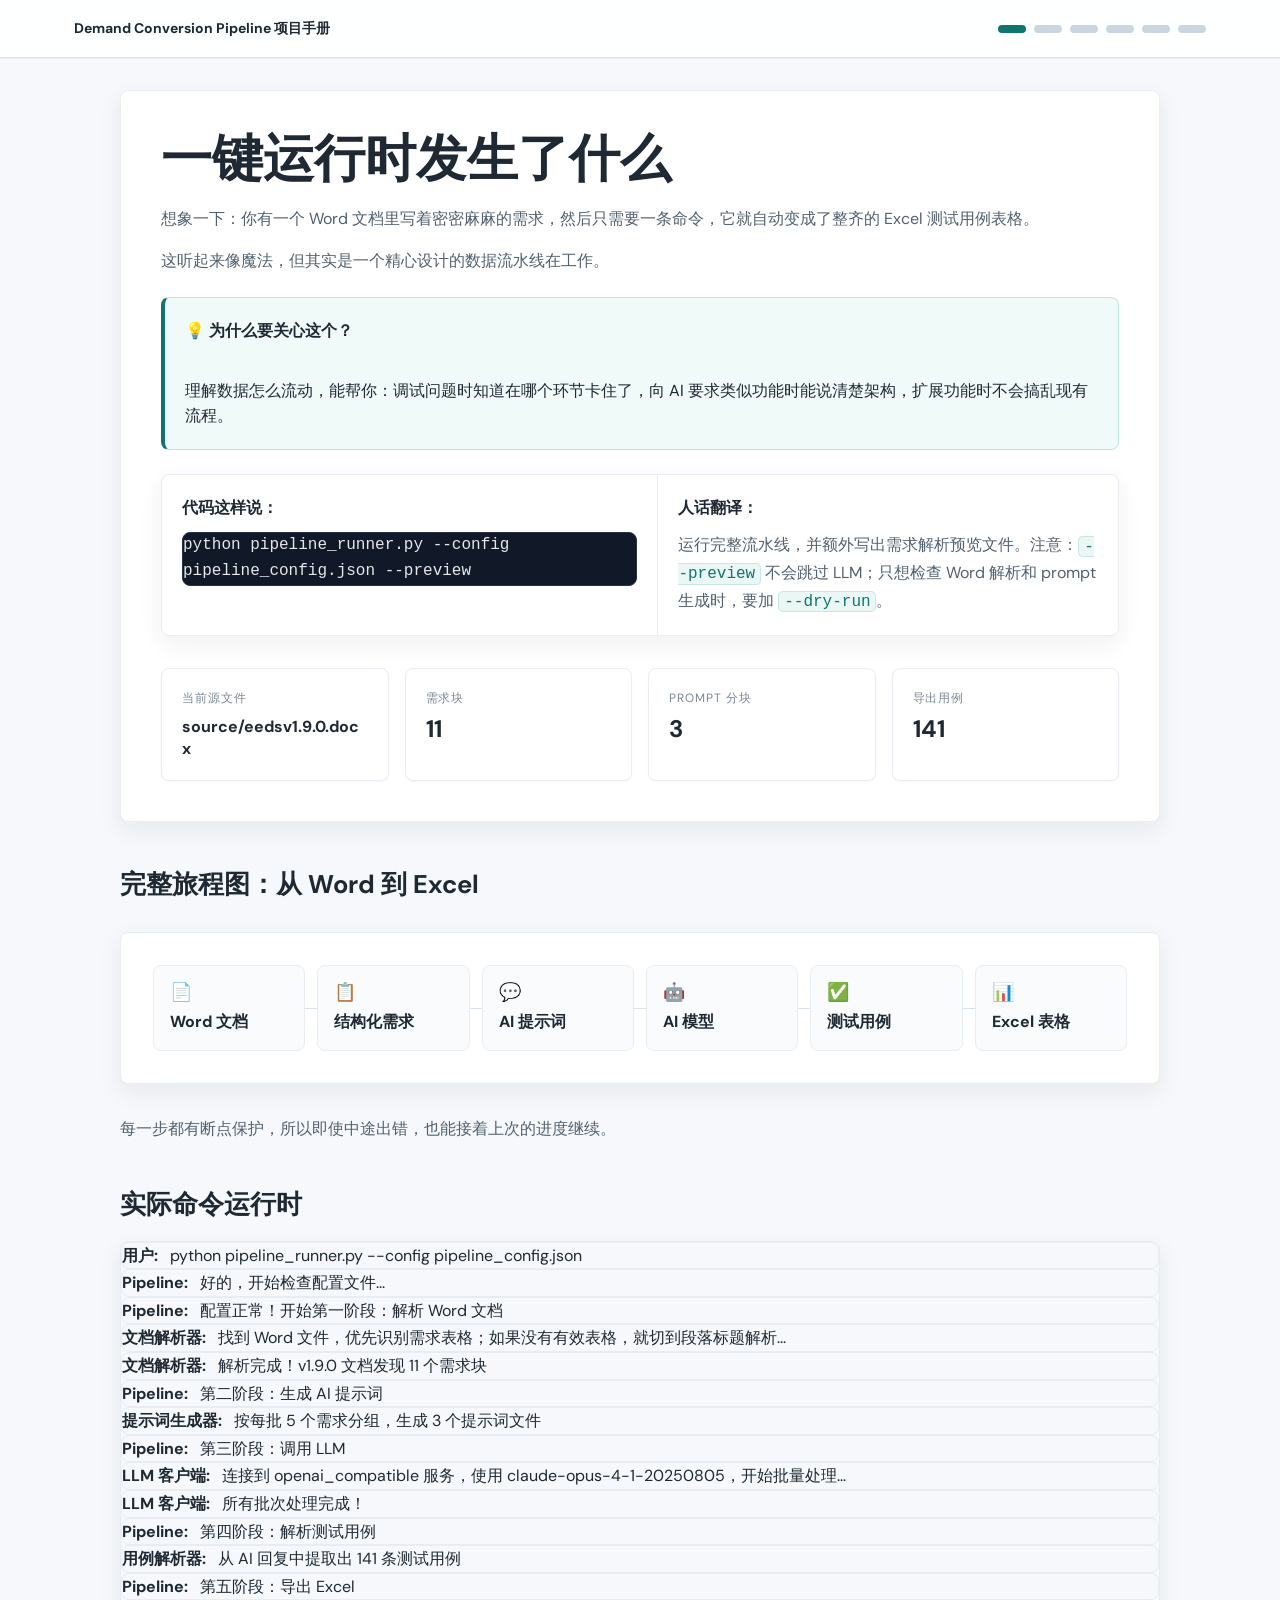
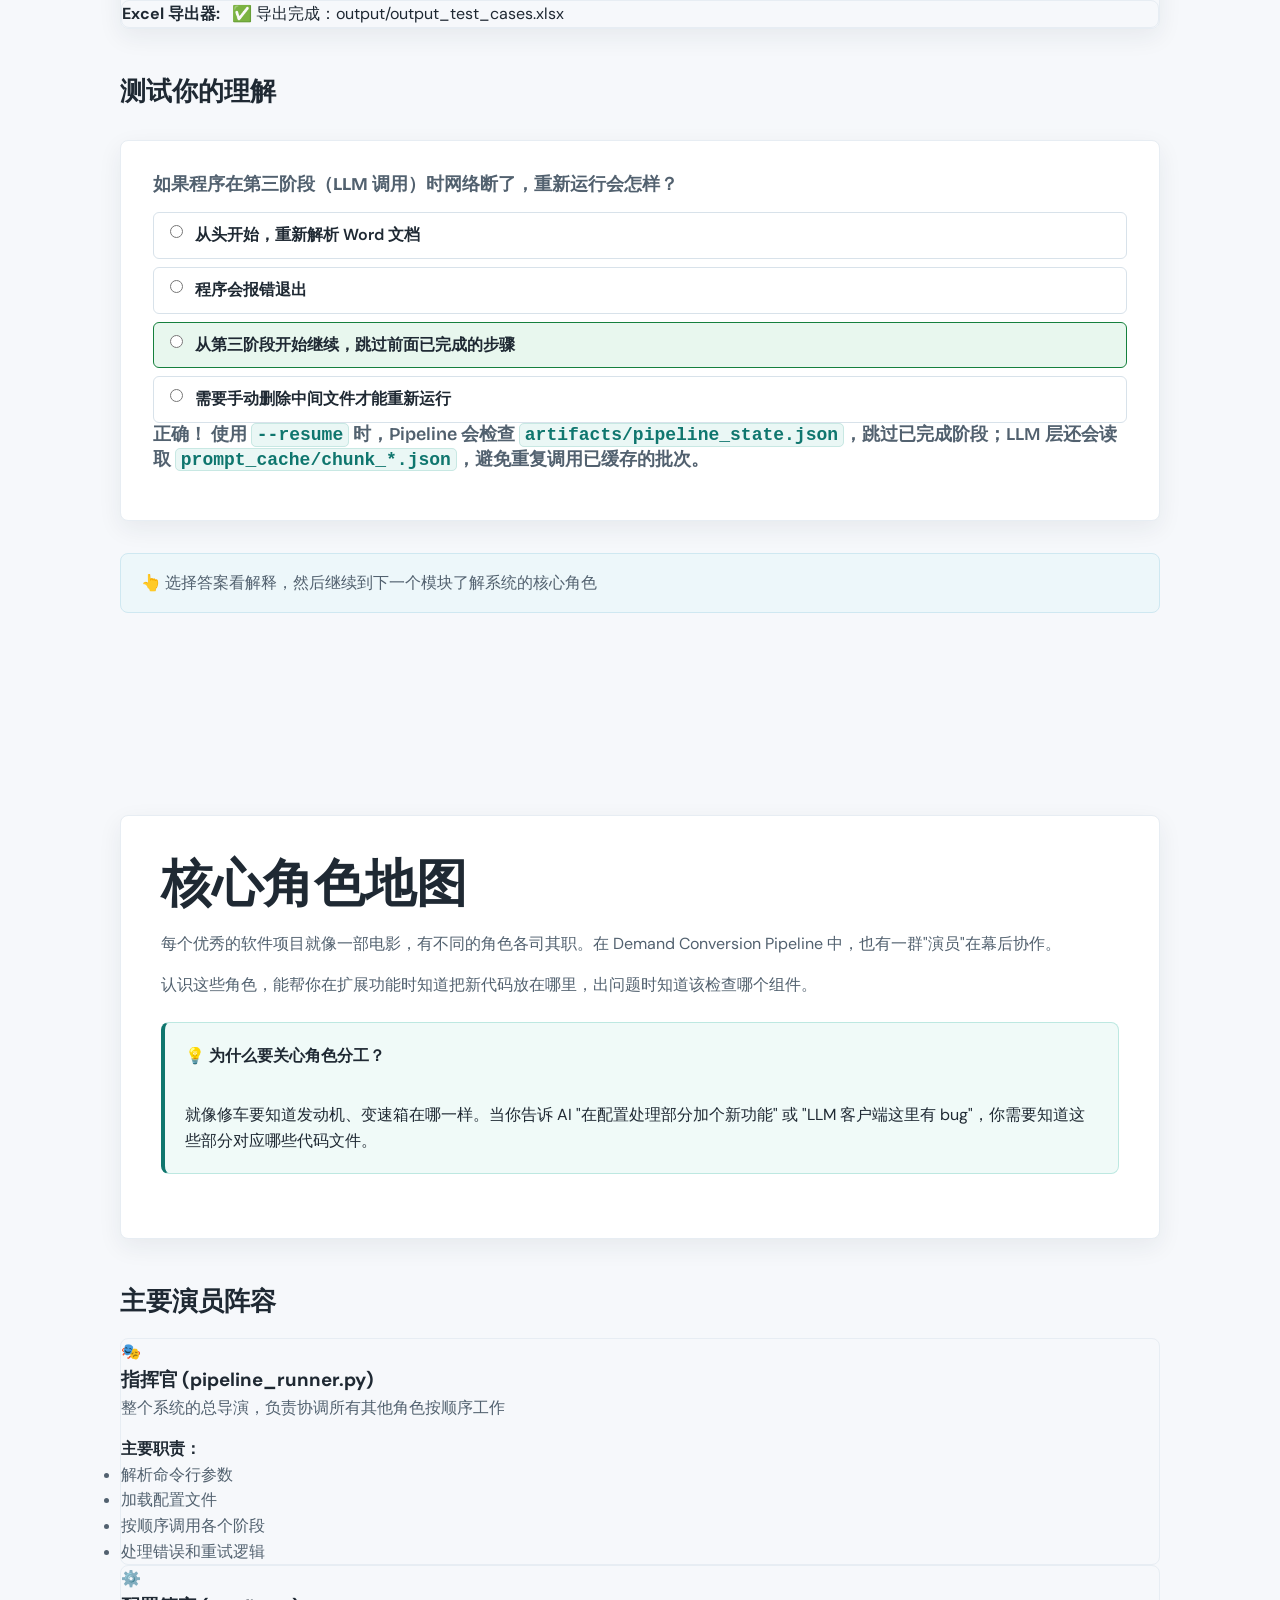
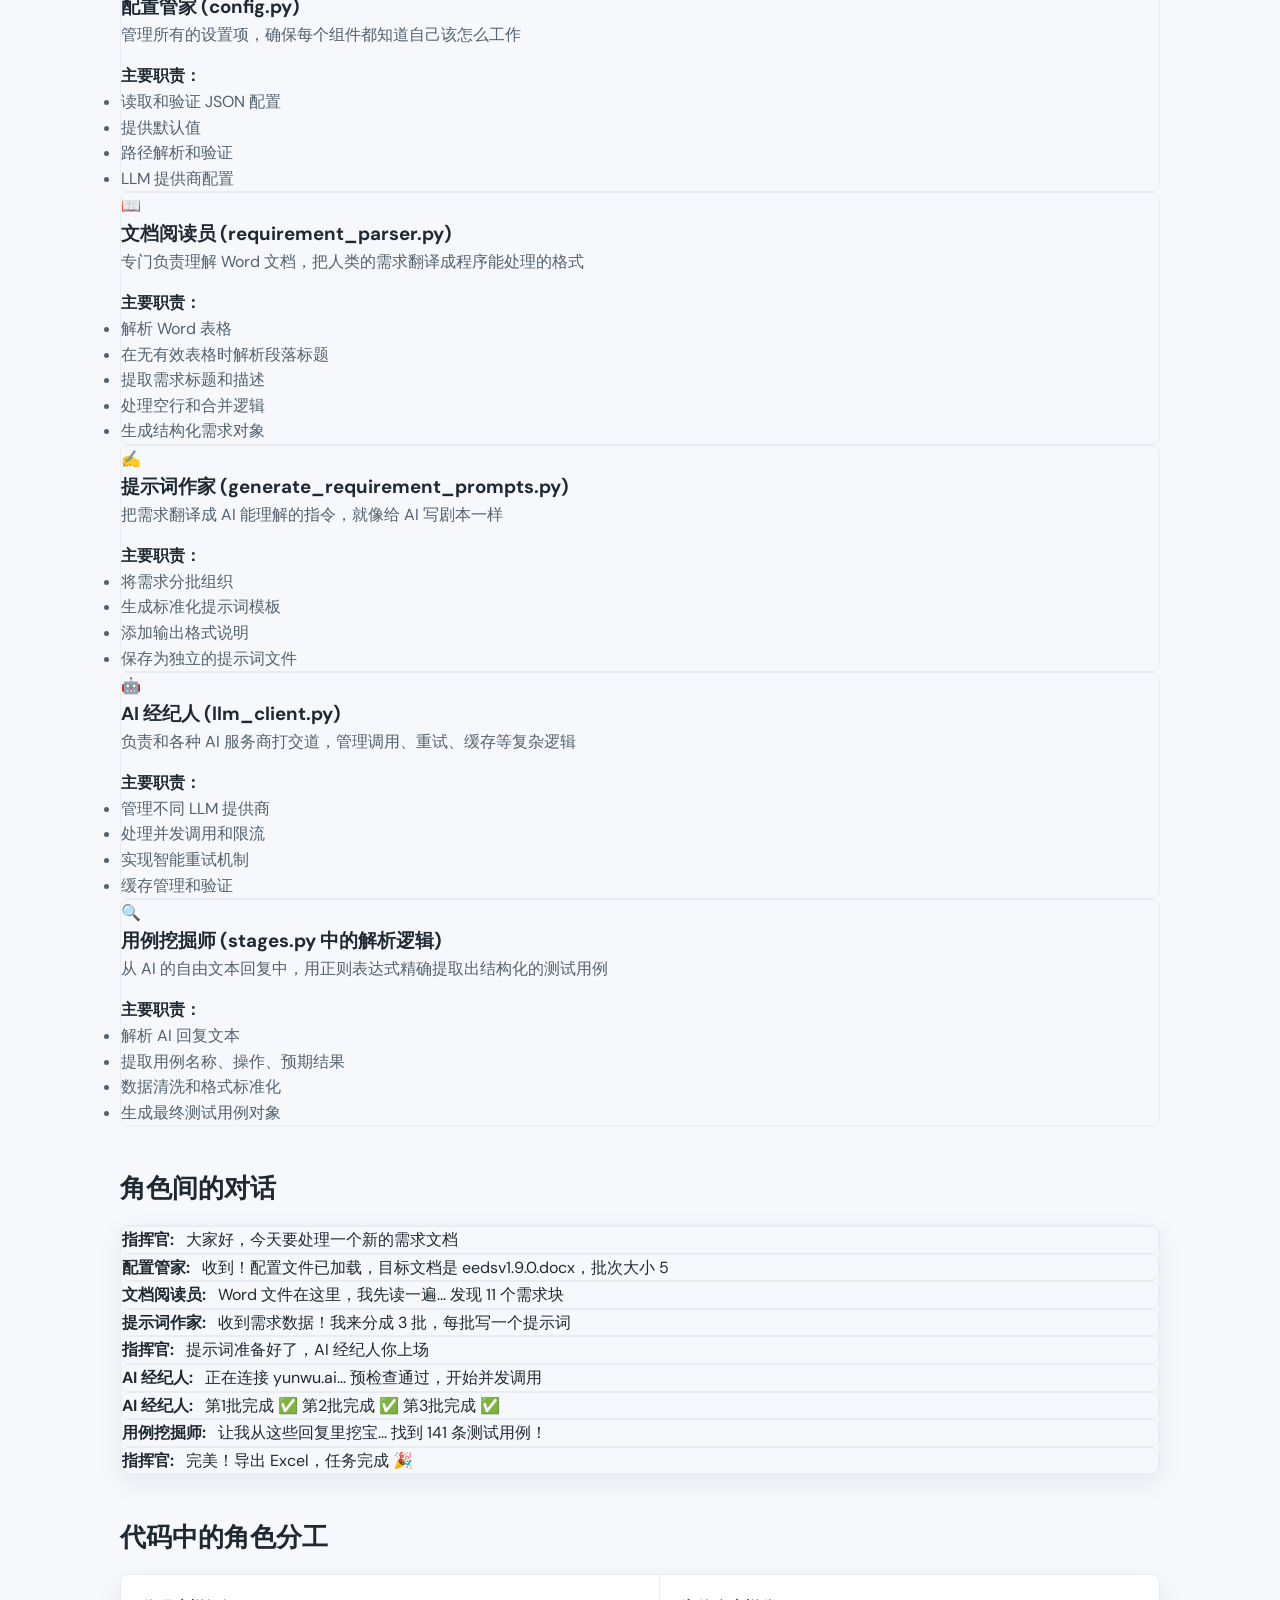
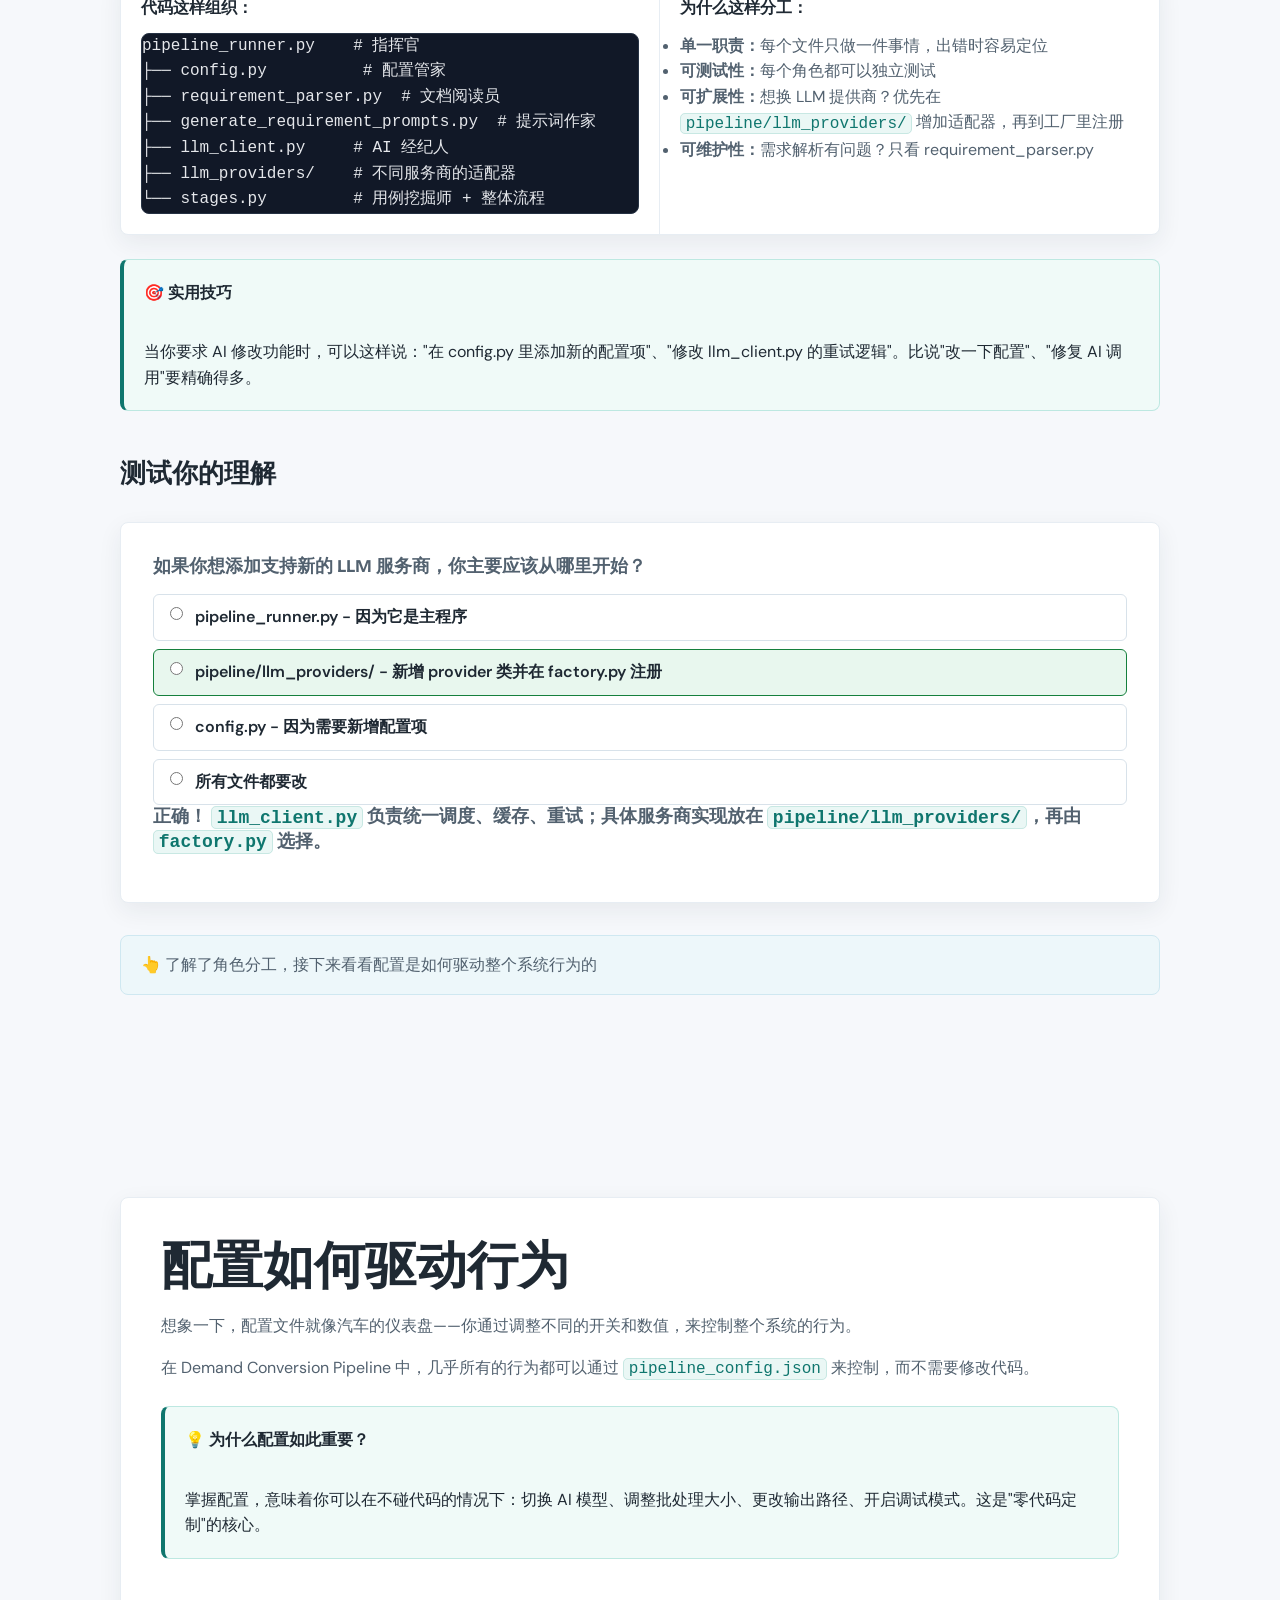
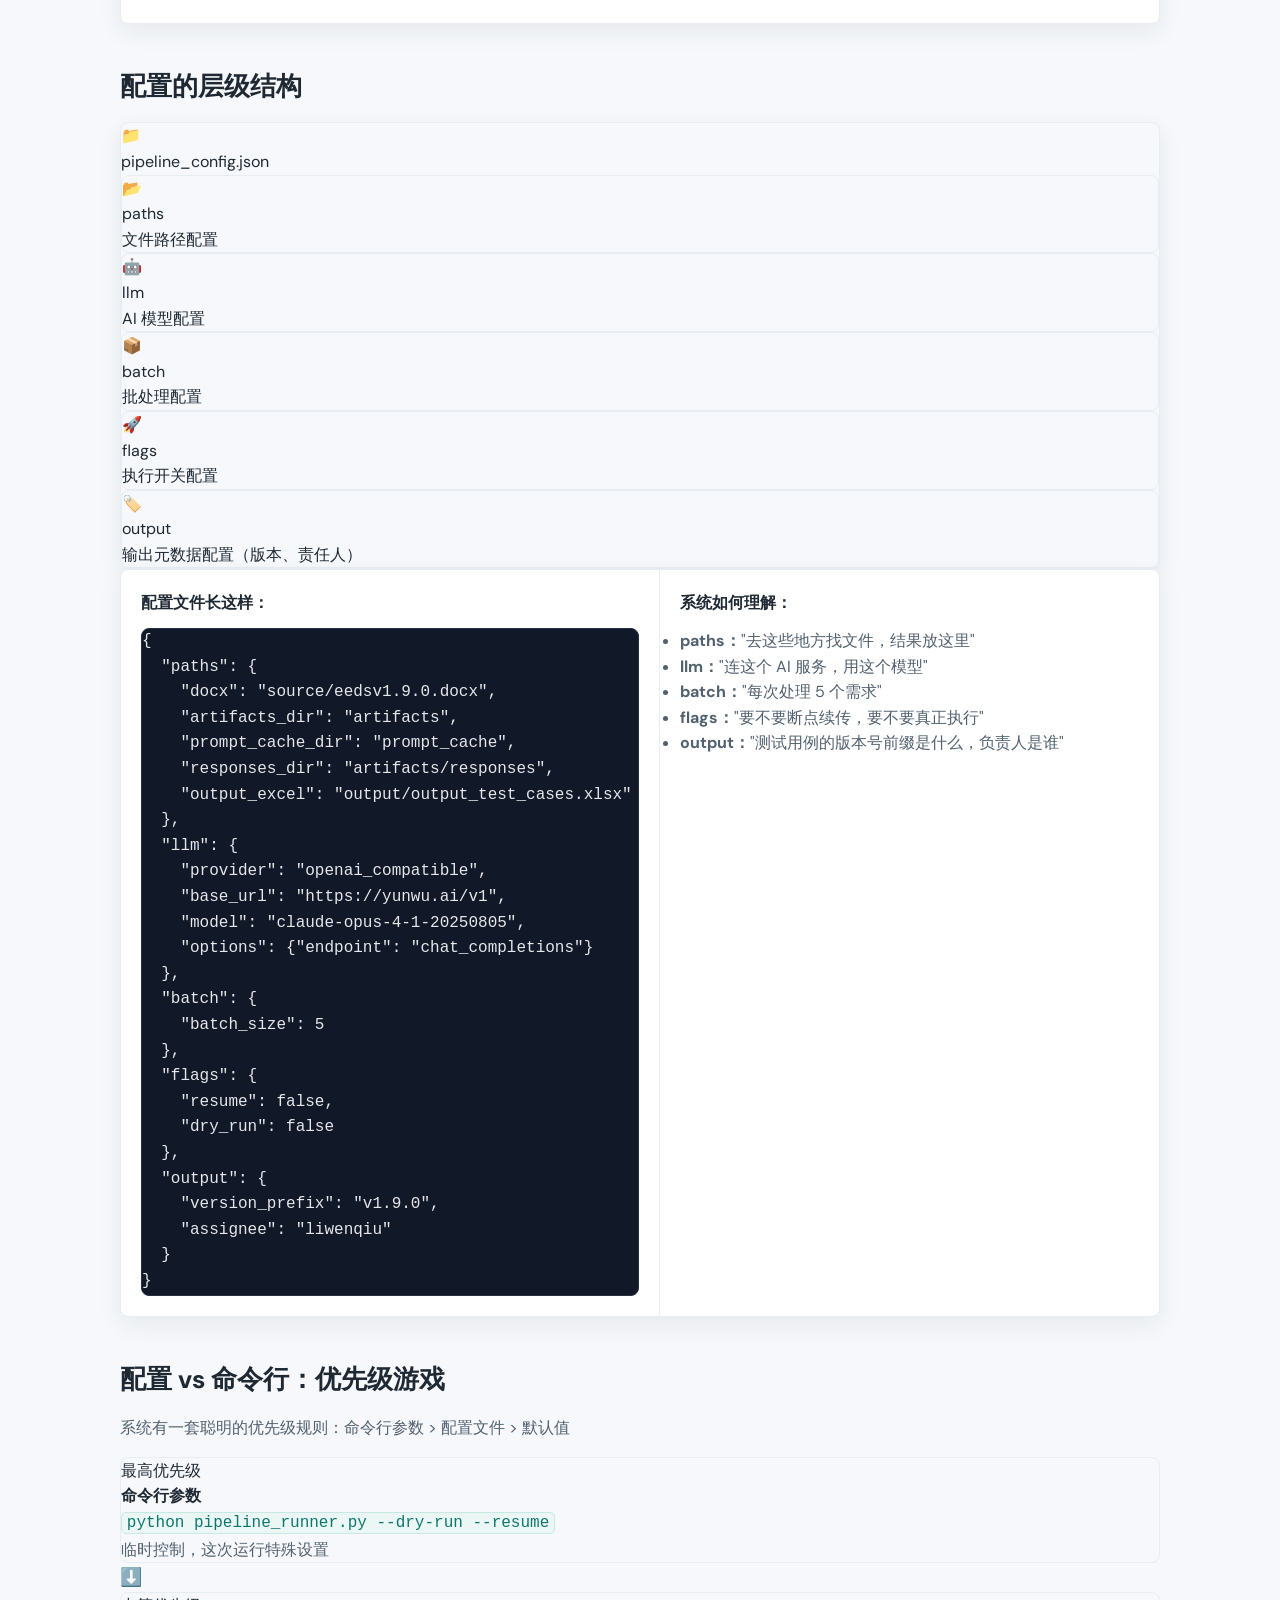
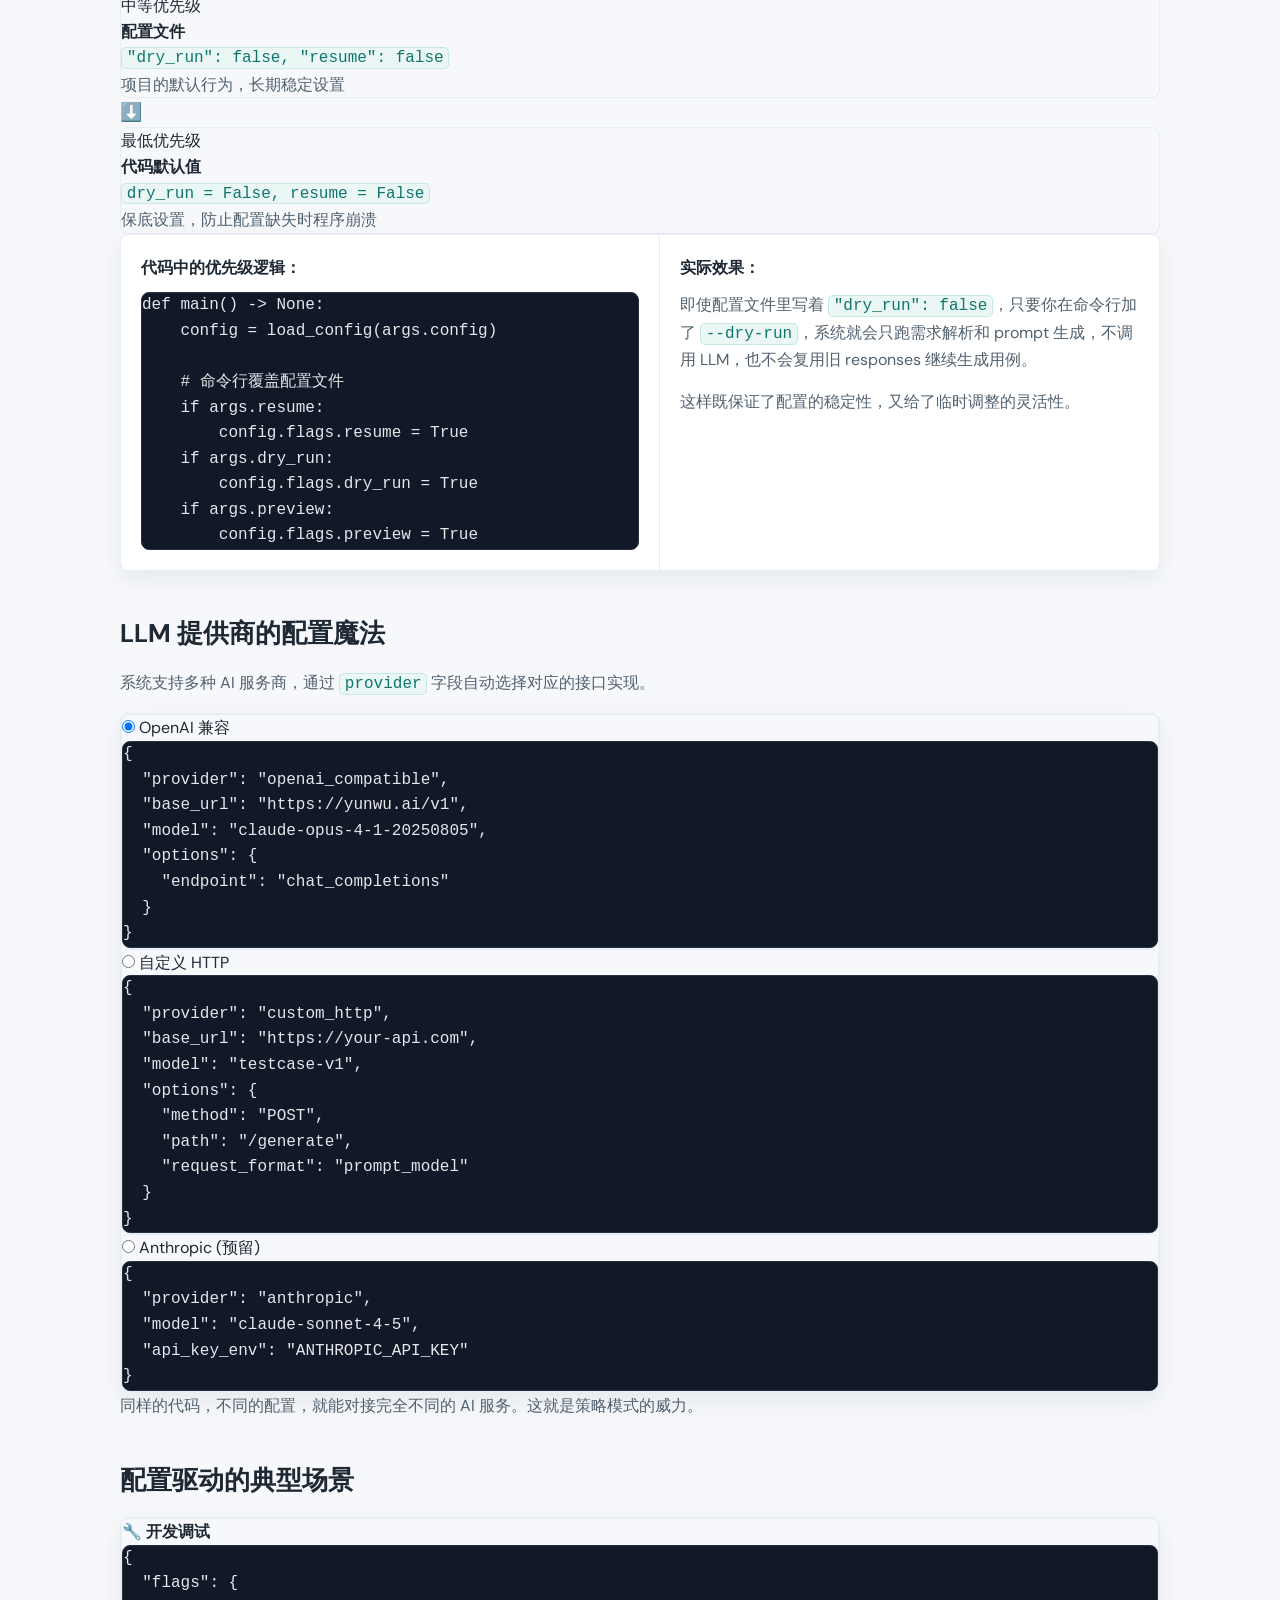
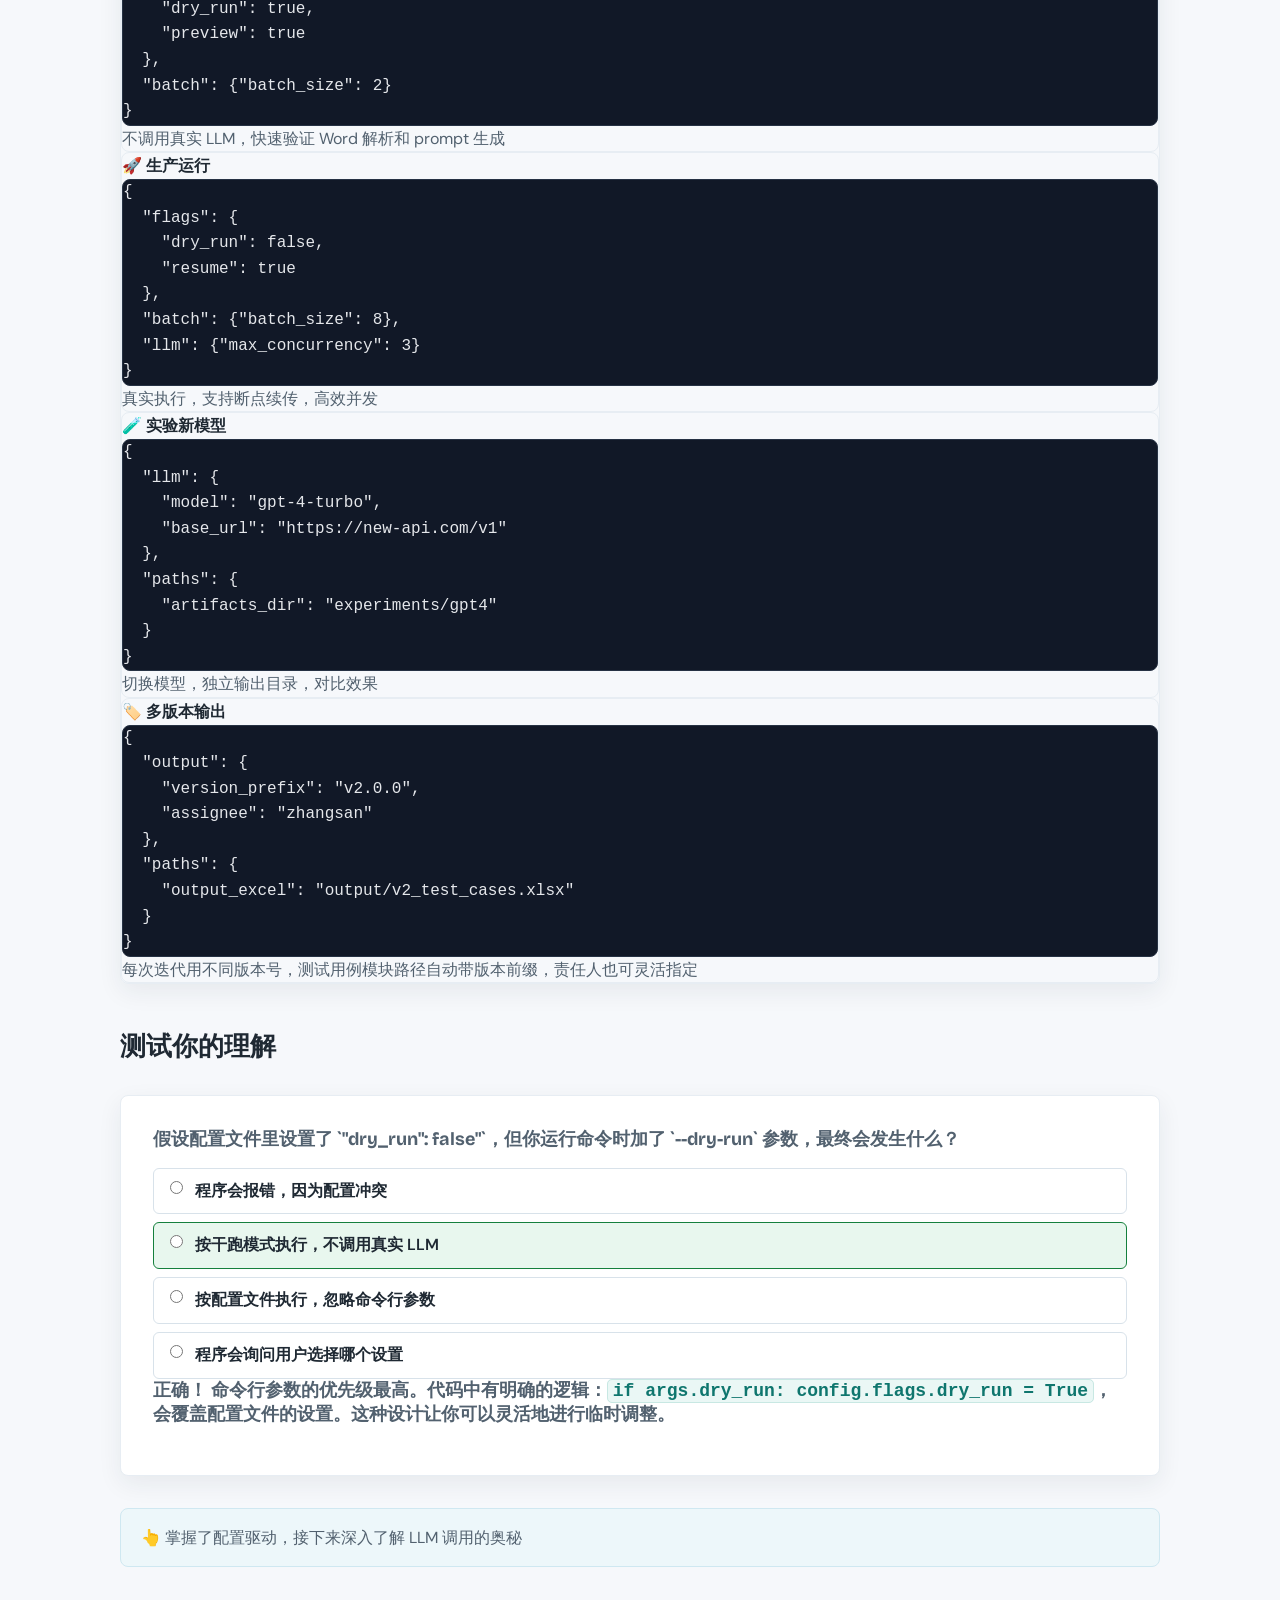
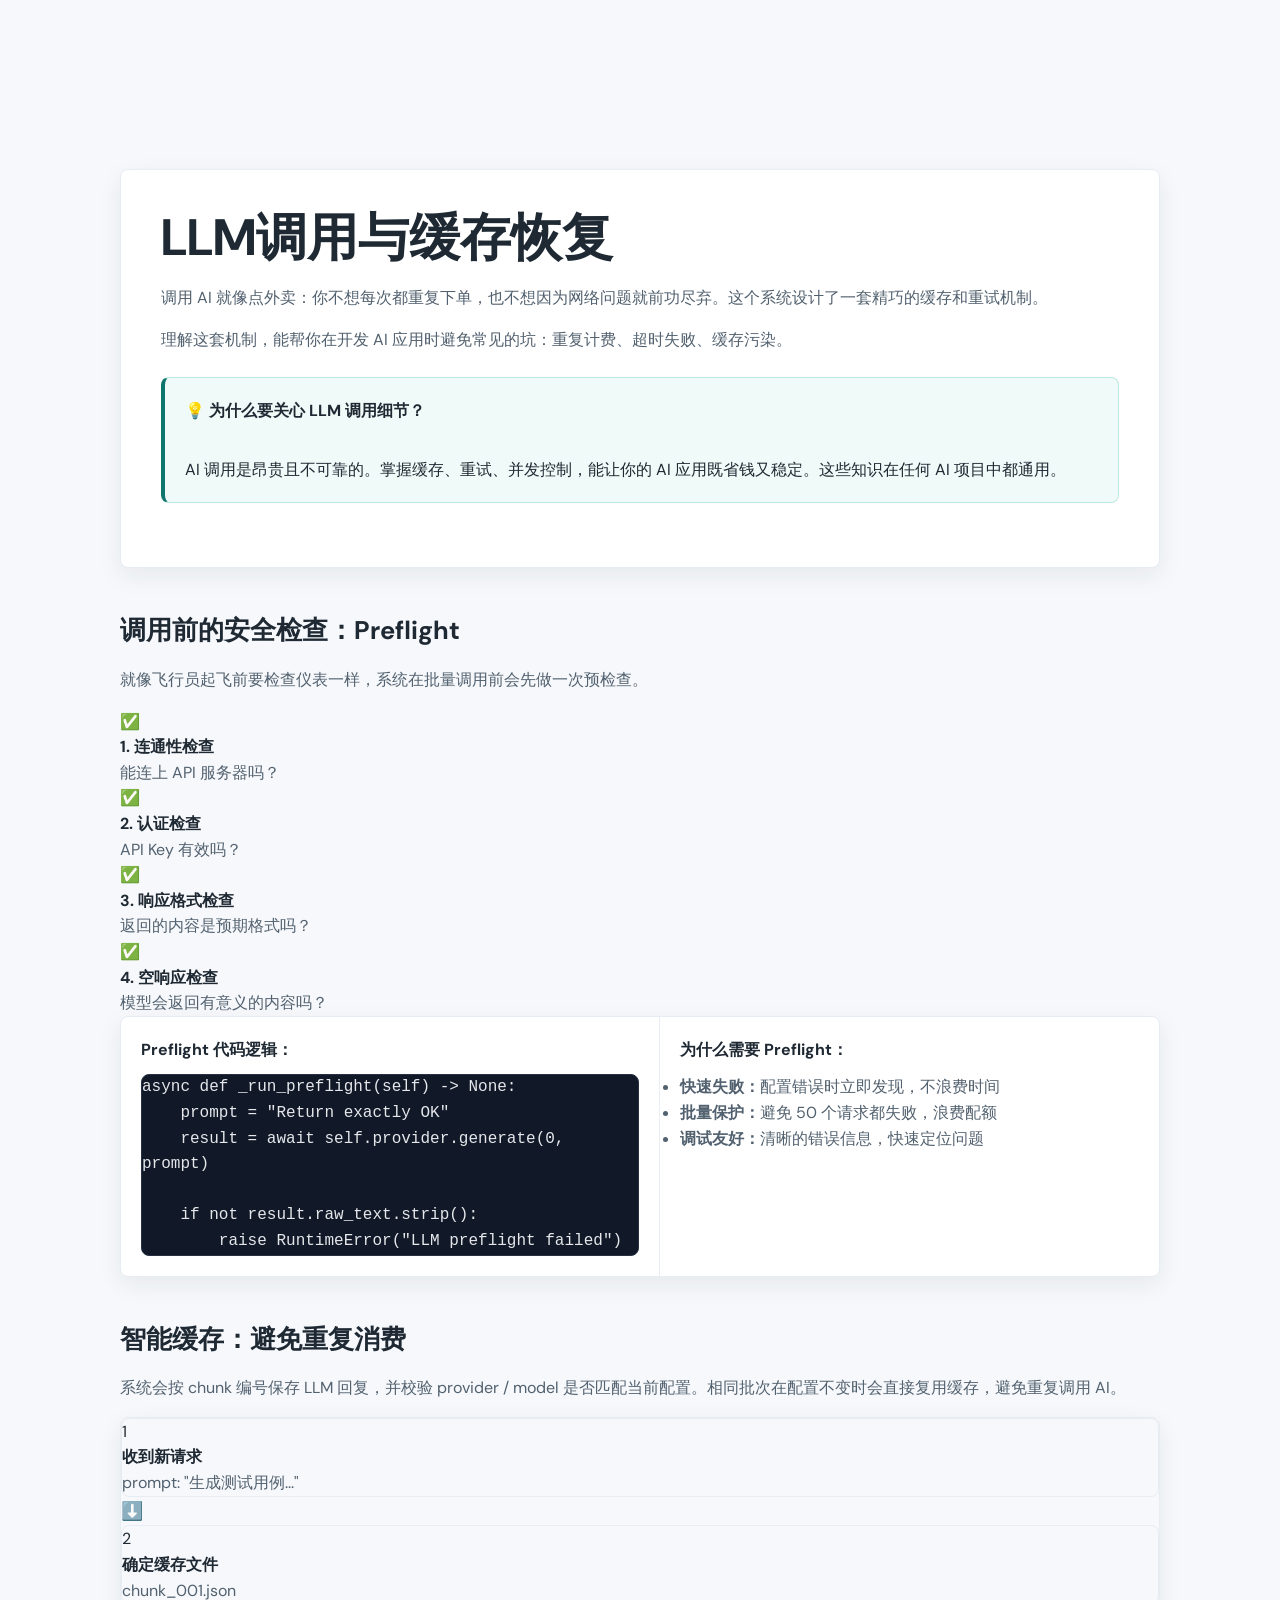
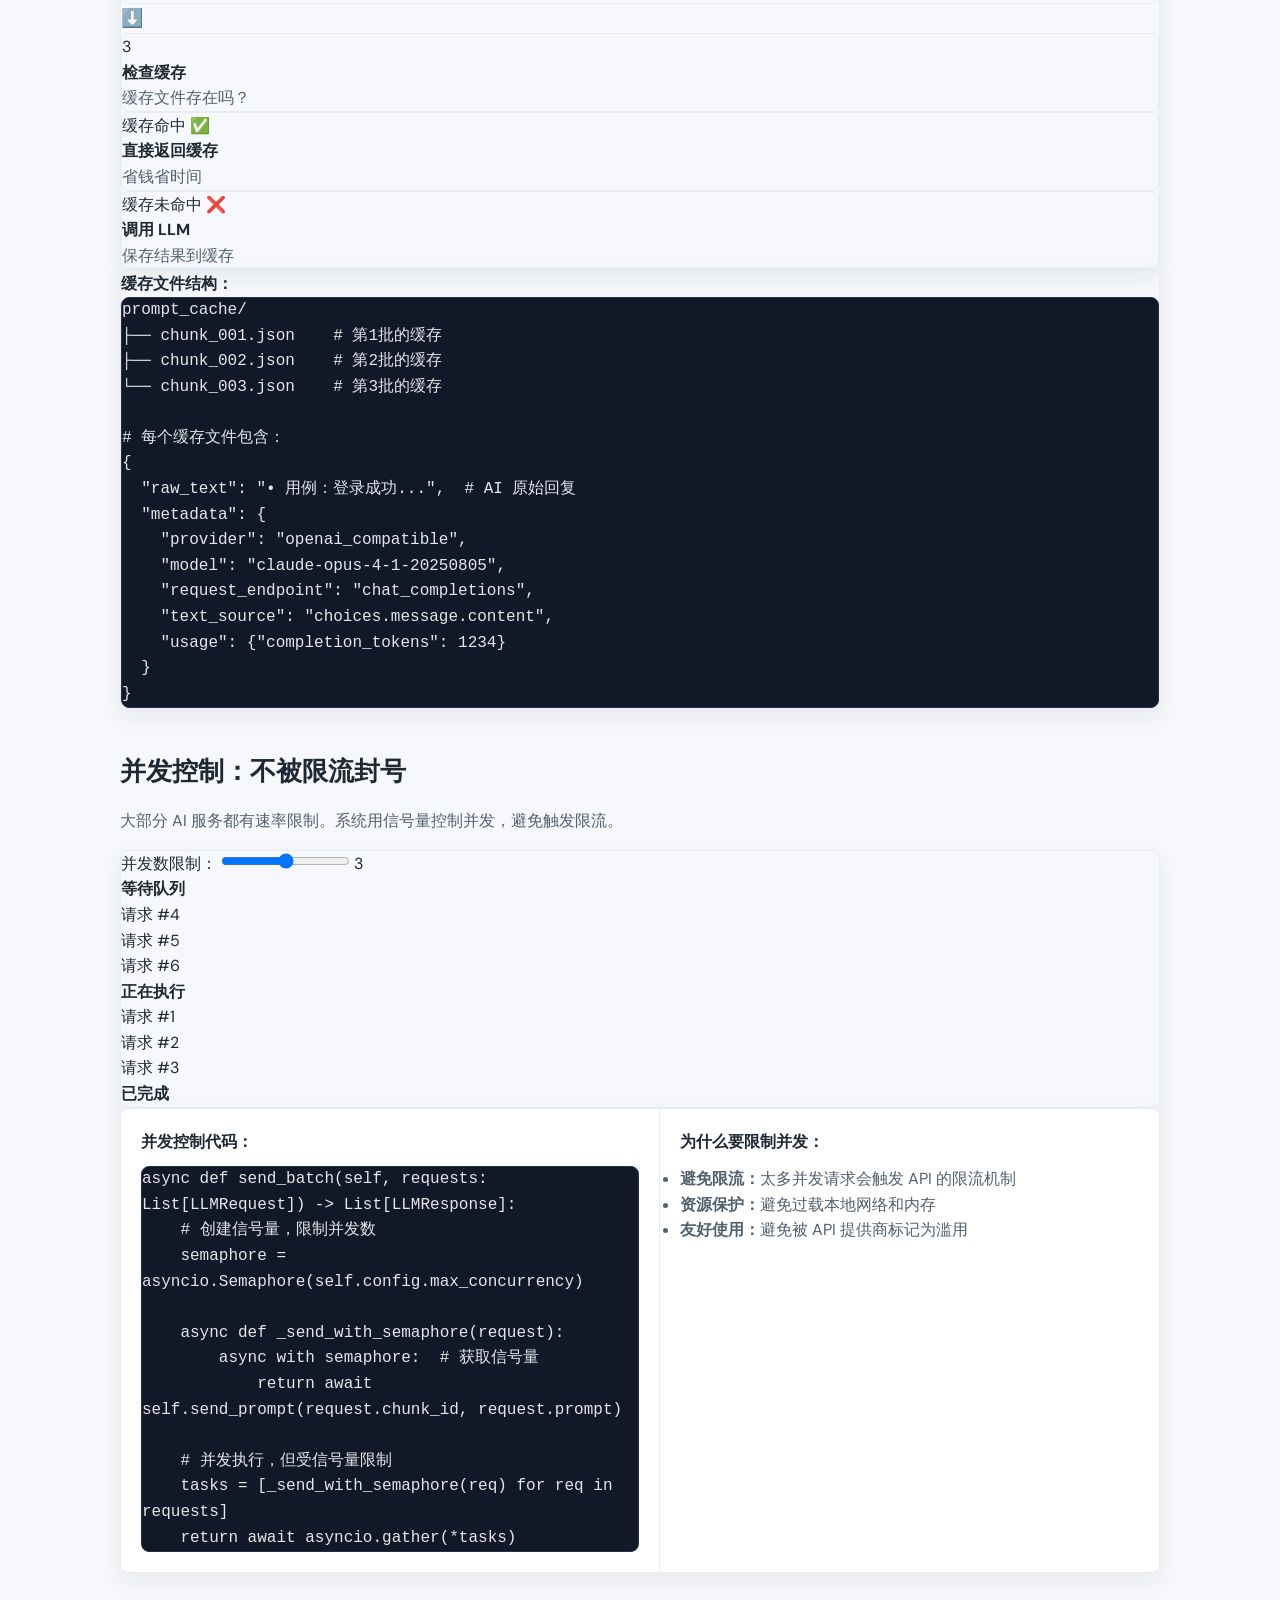
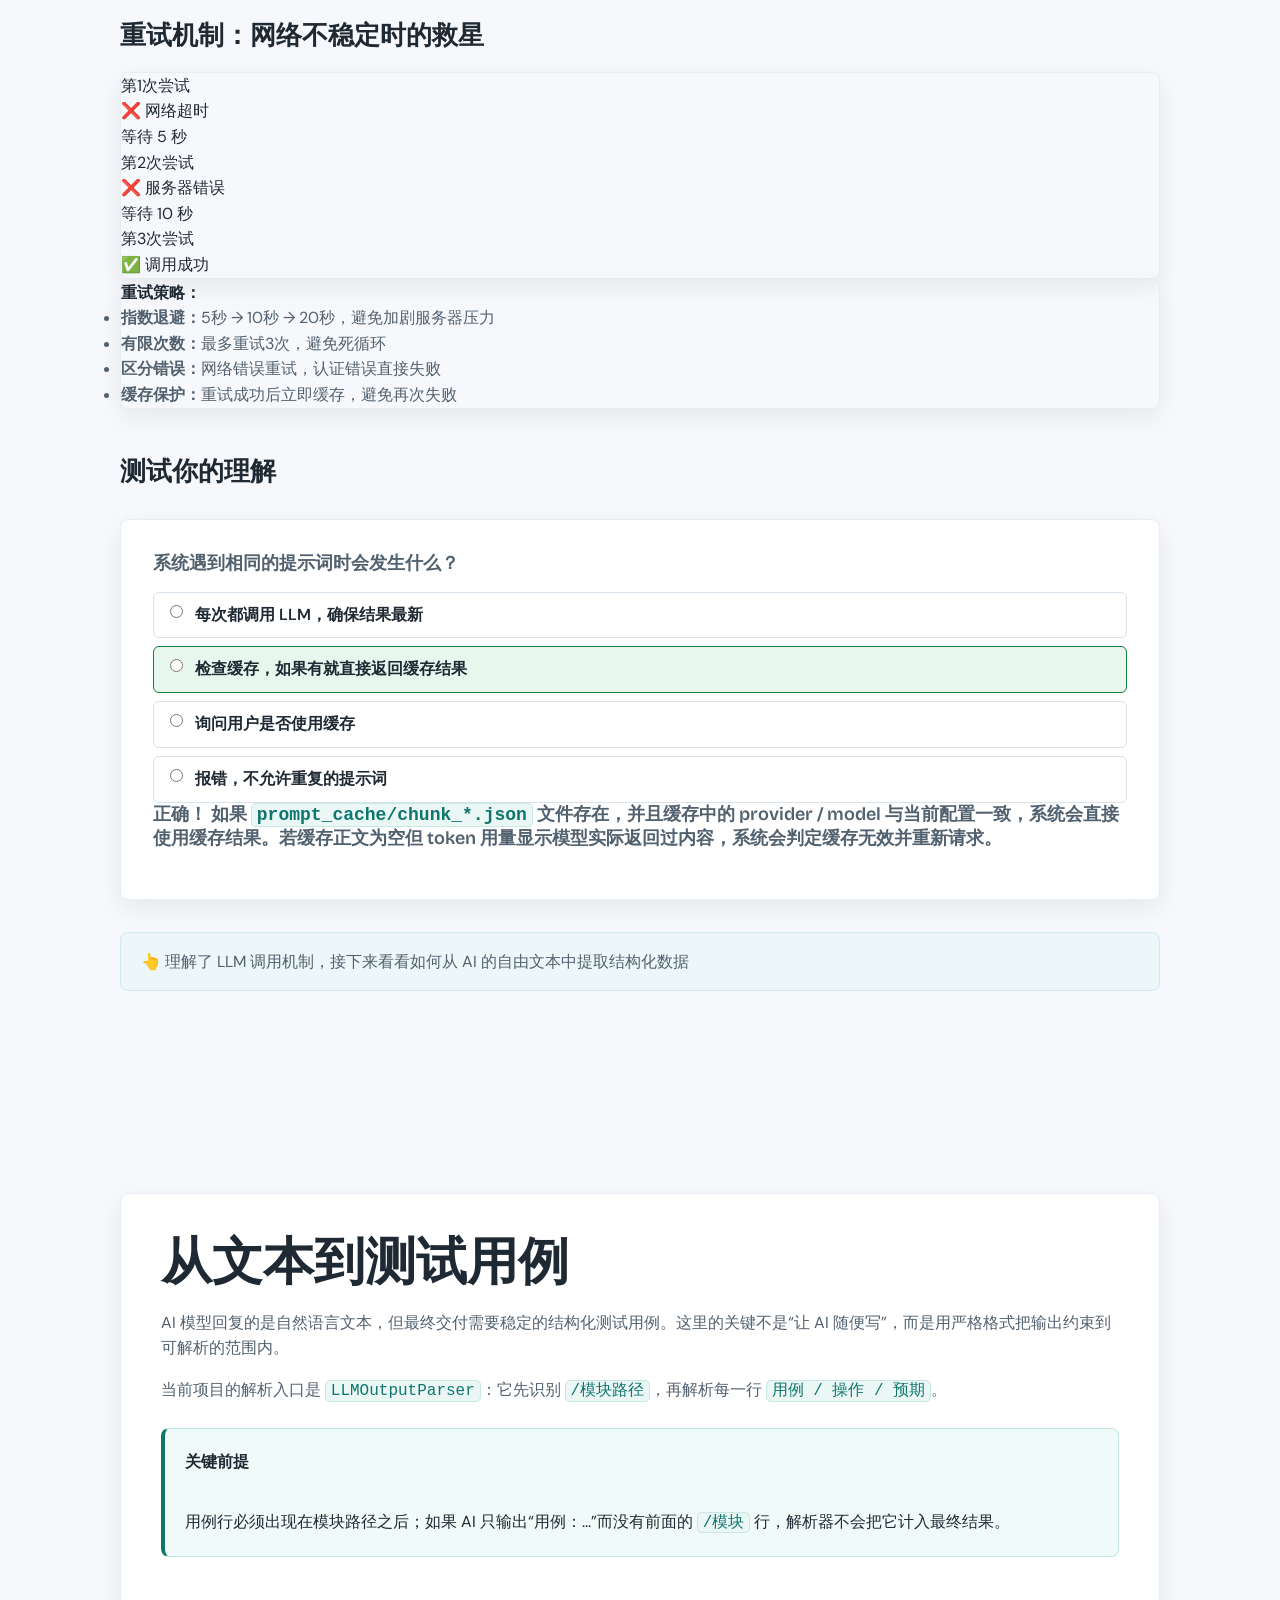
<file: demand-conversion-course/index.html>
<!DOCTYPE html>
<html lang="zh-CN">
<head>
  <meta charset="UTF-8">
  <meta name="viewport" content="width=device-width, initial-scale=1.0">
  <title>Demand Conversion Pipeline 项目手册</title>

  <!-- Google Fonts: Bricolage Grotesque · DM Sans · JetBrains Mono -->
  <link rel="preconnect" href="https://fonts.googleapis.com">
  <link rel="preconnect" href="https://fonts.gstatic.com" crossorigin>
  <link href="https://fonts.googleapis.com/css2?family=Bricolage+Grotesque:opsz,wght@12..96,400;12..96,600;12..96,700;12..96,800&family=DM+Sans:ital,opsz,wght@0,9..40,300;0,9..40,400;0,9..40,500;0,9..40,600;0,9..40,700;1,9..40,400;1,9..40,500&family=JetBrains+Mono:wght@400;500;600&display=swap" rel="stylesheet">

  <link rel="stylesheet" href="styles.css">

  <style>
    :root {
      --color-accent:       #0F766E;
      --color-accent-hover: #0B5F59;
      --color-accent-light: #DFF7F3;
      --color-accent-muted: #4EA59D;
    }
  </style>

  <script src="main.js" defer></script>
</head>
<body>

  <nav class="nav" id="nav">
    <div class="progress-bar" id="progress-bar" role="progressbar" aria-valuenow="0" aria-valuemin="0" aria-valuemax="100"></div>
    <div class="nav-inner">
      <span class="nav-title">Demand Conversion Pipeline 项目手册</span>
      <div class="nav-dots" id="nav-dots" role="tablist">
        <button class="nav-dot" data-target="module-1" data-tooltip="一键运行时发生了什么" role="tab" aria-label="Module 1: 一键运行时发生了什么"></button>
        <button class="nav-dot" data-target="module-2" data-tooltip="核心角色地图" role="tab" aria-label="Module 2: 核心角色地图"></button>
        <button class="nav-dot" data-target="module-3" data-tooltip="配置如何驱动行为" role="tab" aria-label="Module 3: 配置如何驱动行为"></button>
        <button class="nav-dot" data-target="module-4" data-tooltip="LLM调用与缓存恢复" role="tab" aria-label="Module 4: LLM调用与缓存恢复"></button>
        <button class="nav-dot" data-target="module-5" data-tooltip="从文本到测试用例" role="tab" aria-label="Module 5: 从文本到测试用例"></button>
        <button class="nav-dot" data-target="module-6" data-tooltip="排错与扩展策略" role="tab" aria-label="Module 6: 排错与扩展策略"></button>
      </div>
    </div>
  </nav>

  <main id="main">
    <!-- modules/*.html content is assembled here by build.sh -->
<section class="module" id="module-1">
  <div class="module-inner">
    <div class="screen">
      <h1>一键运行时发生了什么</h1>
      <p>想象一下：你有一个 Word 文档里写着密密麻麻的需求，然后只需要一条命令，它就自动变成了整齐的 Excel 测试用例表格。</p>
      <p>这听起来像魔法，但其实是一个精心设计的<span class="tooltip" data-tooltip="Pipeline：流水线，就像工厂装配线一样，数据按顺序经过多个处理站点">数据流水线</span>在工作。</p>

      <div class="callout">
        <strong>💡 为什么要关心这个？</strong><br>
        理解数据怎么流动，能帮你：调试问题时知道在哪个环节卡住了，向 AI 要求类似功能时能说清楚架构，扩展功能时不会搞乱现有流程。
      </div>

      <div class="code-translation">
        <div class="code-side">
          <h4>代码这样说：</h4>
          <pre><code>python pipeline_runner.py --config pipeline_config.json --preview
</code></pre>
        </div>
        <div class="english-side">
          <h4>人话翻译：</h4>
          <p>运行完整流水线，并额外写出需求解析预览文件。注意：<code>--preview</code> 不会跳过 LLM；只想检查 Word 解析和 prompt 生成时，要加 <code>--dry-run</code>。</p>
        </div>
      </div>

      <div class="run-stats">
        <div class="stat-pill">
          <span class="stat-label">当前源文件</span>
          <strong>source/eedsv1.9.0.docx</strong>
        </div>
        <div class="stat-pill">
          <span class="stat-label">需求块</span>
          <strong>11</strong>
        </div>
        <div class="stat-pill">
          <span class="stat-label">Prompt 分块</span>
          <strong>3</strong>
        </div>
        <div class="stat-pill">
          <span class="stat-label">导出用例</span>
          <strong>141</strong>
        </div>
      </div>
    </div>

    <div class="screen">
      <h2>完整旅程图：从 Word 到 Excel</h2>

      <div class="flow-animation" data-steps='[
        {"from": "word-doc", "to": "requirements", "label": "解析需求", "delay": 0},
        {"from": "requirements", "to": "prompts", "label": "生成提示词", "delay": 800},
        {"from": "prompts", "to": "llm", "label": "LLM 处理", "delay": 1600},
        {"from": "llm", "to": "cases", "label": "解析用例", "delay": 2400},
        {"from": "cases", "to": "excel", "label": "导出 Excel", "delay": 3200}
      ]'>
        <div class="flow-node" id="word-doc">
          <div class="node-content">
            <span class="node-icon">📄</span>
            <span class="node-label">Word 文档</span>
          </div>
        </div>
        <div class="flow-node" id="requirements">
          <div class="node-content">
            <span class="node-icon">📋</span>
            <span class="node-label">结构化需求</span>
          </div>
        </div>
        <div class="flow-node" id="prompts">
          <div class="node-content">
            <span class="node-icon">💬</span>
            <span class="node-label">AI 提示词</span>
          </div>
        </div>
        <div class="flow-node" id="llm">
          <div class="node-content">
            <span class="node-icon">🤖</span>
            <span class="node-label">AI 模型</span>
          </div>
        </div>
        <div class="flow-node" id="cases">
          <div class="node-content">
            <span class="node-icon">✅</span>
            <span class="node-label">测试用例</span>
          </div>
        </div>
        <div class="flow-node" id="excel">
          <div class="node-content">
            <span class="node-icon">📊</span>
            <span class="node-label">Excel 表格</span>
          </div>
        </div>
      </div>

      <p>每一步都有<span class="tooltip" data-tooltip="断点恢复：如果中间出错，可以从上次成功的地方继续，不用重新开始">断点保护</span>，所以即使中途出错，也能接着上次的进度继续。</p>
    </div>

    <div class="screen">
      <h2>实际命令运行时</h2>

      <div class="chat-animation" id="pipeline-chat">
        <div class="chat-message system">
          <strong>用户:</strong> python pipeline_runner.py --config pipeline_config.json
        </div>
        <div class="chat-message pipeline">
          <strong>Pipeline:</strong> 好的，开始检查配置文件...
        </div>
        <div class="chat-message pipeline">
          <strong>Pipeline:</strong> 配置正常！开始第一阶段：解析 Word 文档
        </div>
        <div class="chat-message parser">
          <strong>文档解析器:</strong> 找到 Word 文件，优先识别需求表格；如果没有有效表格，就切到段落标题解析...
        </div>
        <div class="chat-message parser">
          <strong>文档解析器:</strong> 解析完成！v1.9.0 文档发现 11 个需求块
        </div>
        <div class="chat-message pipeline">
          <strong>Pipeline:</strong> 第二阶段：生成 AI 提示词
        </div>
        <div class="chat-message prompter">
          <strong>提示词生成器:</strong> 按每批 5 个需求分组，生成 3 个提示词文件
        </div>
        <div class="chat-message pipeline">
          <strong>Pipeline:</strong> 第三阶段：调用 LLM
        </div>
        <div class="chat-message llm">
          <strong>LLM 客户端:</strong> 连接到 openai_compatible 服务，使用 claude-opus-4-1-20250805，开始批量处理...
        </div>
        <div class="chat-message llm">
          <strong>LLM 客户端:</strong> 所有批次处理完成！
        </div>
        <div class="chat-message pipeline">
          <strong>Pipeline:</strong> 第四阶段：解析测试用例
        </div>
        <div class="chat-message parser">
          <strong>用例解析器:</strong> 从 AI 回复中提取出 141 条测试用例
        </div>
        <div class="chat-message pipeline">
          <strong>Pipeline:</strong> 第五阶段：导出 Excel
        </div>
        <div class="chat-message exporter">
          <strong>Excel 导出器:</strong> ✅ 导出完成：output/output_test_cases.xlsx
        </div>
      </div>
    </div>

    <div class="screen">
      <h2>测试你的理解</h2>

      <div class="quiz-container">
        <div class="quiz-question">
          <p><strong>如果程序在第三阶段（LLM 调用）时网络断了，重新运行会怎样？</strong></p>

          <div class="quiz-options">
            <label class="quiz-option">
              <input type="radio" name="q1" value="a">
              从头开始，重新解析 Word 文档
            </label>
            <label class="quiz-option">
              <input type="radio" name="q1" value="b">
              程序会报错退出
            </label>
            <label class="quiz-option correct">
              <input type="radio" name="q1" value="c">
              从第三阶段开始继续，跳过前面已完成的步骤
            </label>
            <label class="quiz-option">
              <input type="radio" name="q1" value="d">
              需要手动删除中间文件才能重新运行
            </label>
          </div>

          <div class="quiz-explanation">
            <p><strong>正确！</strong> 使用 <code>--resume</code> 时，Pipeline 会检查 <code>artifacts/pipeline_state.json</code>，跳过已完成阶段；LLM 层还会读取 <code>prompt_cache/chunk_*.json</code>，避免重复调用已缓存的批次。</p>
          </div>
        </div>
      </div>

      <div class="nav-hint">
        <p>👆 选择答案看解释，然后继续到下一个模块了解系统的核心角色</p>
      </div>
    </div>
  </div>
</section>
<section class="module" id="module-2">
  <div class="module-inner">
    <div class="screen">
      <h1>核心角色地图</h1>
      <p>每个优秀的软件项目就像一部电影，有不同的角色各司其职。在 Demand Conversion Pipeline 中，也有一群"演员"在幕后协作。</p>
      <p>认识这些角色，能帮你在扩展功能时知道把新代码放在哪里，出问题时知道该检查哪个组件。</p>

      <div class="callout">
        <strong>💡 为什么要关心角色分工？</strong><br>
        就像修车要知道发动机、变速箱在哪一样。当你告诉 AI "在配置处理部分加个新功能" 或 "LLM 客户端这里有 bug"，你需要知道这些部分对应哪些代码文件。
      </div>
    </div>

    <div class="screen">
      <h2>主要演员阵容</h2>

      <div class="actor-grid">
        <div class="actor-card">
          <div class="actor-icon">🎭</div>
          <h3>指挥官 (pipeline_runner.py)</h3>
          <p>整个系统的总导演，负责协调所有其他角色按顺序工作</p>
          <div class="actor-responsibility">
            <strong>主要职责：</strong>
            <ul>
              <li>解析命令行参数</li>
              <li>加载配置文件</li>
              <li>按顺序调用各个阶段</li>
              <li>处理错误和重试逻辑</li>
            </ul>
          </div>
        </div>

        <div class="actor-card">
          <div class="actor-icon">⚙️</div>
          <h3>配置管家 (config.py)</h3>
          <p>管理所有的设置项，确保每个组件都知道自己该怎么工作</p>
          <div class="actor-responsibility">
            <strong>主要职责：</strong>
            <ul>
              <li>读取和验证 JSON 配置</li>
              <li>提供默认值</li>
              <li>路径解析和验证</li>
              <li>LLM 提供商配置</li>
            </ul>
          </div>
        </div>

        <div class="actor-card">
          <div class="actor-icon">📖</div>
          <h3>文档阅读员 (requirement_parser.py)</h3>
          <p>专门负责理解 Word 文档，把人类的需求翻译成程序能处理的格式</p>
          <div class="actor-responsibility">
            <strong>主要职责：</strong>
            <ul>
              <li>解析 Word 表格</li>
              <li>在无有效表格时解析段落标题</li>
              <li>提取需求标题和描述</li>
              <li>处理空行和合并逻辑</li>
              <li>生成结构化需求对象</li>
            </ul>
          </div>
        </div>

        <div class="actor-card">
          <div class="actor-icon">✍️</div>
          <h3>提示词作家 (generate_requirement_prompts.py)</h3>
          <p>把需求翻译成 AI 能理解的指令，就像给 AI 写剧本一样</p>
          <div class="actor-responsibility">
            <strong>主要职责：</strong>
            <ul>
              <li>将需求分批组织</li>
              <li>生成标准化提示词模板</li>
              <li>添加输出格式说明</li>
              <li>保存为独立的提示词文件</li>
            </ul>
          </div>
        </div>

        <div class="actor-card">
          <div class="actor-icon">🤖</div>
          <h3>AI 经纪人 (llm_client.py)</h3>
          <p>负责和各种 AI 服务商打交道，管理调用、重试、缓存等复杂逻辑</p>
          <div class="actor-responsibility">
            <strong>主要职责：</strong>
            <ul>
              <li>管理不同 LLM 提供商</li>
              <li>处理并发调用和限流</li>
              <li>实现智能重试机制</li>
              <li>缓存管理和验证</li>
            </ul>
          </div>
        </div>

        <div class="actor-card">
          <div class="actor-icon">🔍</div>
          <h3>用例挖掘师 (stages.py 中的解析逻辑)</h3>
          <p>从 AI 的自由文本回复中，用正则表达式精确提取出结构化的测试用例</p>
          <div class="actor-responsibility">
            <strong>主要职责：</strong>
            <ul>
              <li>解析 AI 回复文本</li>
              <li>提取用例名称、操作、预期结果</li>
              <li>数据清洗和格式标准化</li>
              <li>生成最终测试用例对象</li>
            </ul>
          </div>
        </div>
      </div>
    </div>

    <div class="screen">
      <h2>角色间的对话</h2>

      <div class="chat-animation" id="roles-chat">
        <div class="chat-message runner">
          <strong>指挥官:</strong> 大家好，今天要处理一个新的需求文档
        </div>
        <div class="chat-message config">
          <strong>配置管家:</strong> 收到！配置文件已加载，目标文档是 eedsv1.9.0.docx，批次大小 5
        </div>
        <div class="chat-message parser">
          <strong>文档阅读员:</strong> Word 文件在这里，我先读一遍... 发现 11 个需求块
        </div>
        <div class="chat-message prompter">
          <strong>提示词作家:</strong> 收到需求数据！我来分成 3 批，每批写一个提示词
        </div>
        <div class="chat-message runner">
          <strong>指挥官:</strong> 提示词准备好了，AI 经纪人你上场
        </div>
        <div class="chat-message llm">
          <strong>AI 经纪人:</strong> 正在连接 yunwu.ai... 预检查通过，开始并发调用
        </div>
        <div class="chat-message llm">
          <strong>AI 经纪人:</strong> 第1批完成 ✅ 第2批完成 ✅ 第3批完成 ✅
        </div>
        <div class="chat-message extractor">
          <strong>用例挖掘师:</strong> 让我从这些回复里挖宝... 找到 141 条测试用例！
        </div>
        <div class="chat-message runner">
          <strong>指挥官:</strong> 完美！导出 Excel，任务完成 🎉
        </div>
      </div>
    </div>

    <div class="screen">
      <h2>代码中的角色分工</h2>

      <div class="code-translation">
        <div class="code-side">
          <h4>代码这样组织：</h4>
          <pre><code>pipeline_runner.py    # 指挥官
├── config.py          # 配置管家
├── requirement_parser.py  # 文档阅读员
├── generate_requirement_prompts.py  # 提示词作家
├── llm_client.py     # AI 经纪人
├── llm_providers/    # 不同服务商的适配器
└── stages.py         # 用例挖掘师 + 整体流程
</code></pre>
        </div>
        <div class="english-side">
          <h4>为什么这样分工：</h4>
          <ul>
            <li><strong>单一职责：</strong>每个文件只做一件事情，出错时容易定位</li>
            <li><strong>可测试性：</strong>每个角色都可以独立测试</li>
            <li><strong>可扩展性：</strong>想换 LLM 提供商？优先在 <code>pipeline/llm_providers/</code> 增加适配器，再到工厂里注册</li>
            <li><strong>可维护性：</strong>需求解析有问题？只看 requirement_parser.py</li>
          </ul>
        </div>
      </div>

      <div class="callout">
        <strong>🎯 实用技巧</strong><br>
        当你要求 AI 修改功能时，可以这样说："在 config.py 里添加新的配置项"、"修改 llm_client.py 的重试逻辑"。比说"改一下配置"、"修复 AI 调用"要精确得多。
      </div>
    </div>

    <div class="screen">
      <h2>测试你的理解</h2>

      <div class="quiz-container">
        <div class="quiz-question">
          <p><strong>如果你想添加支持新的 LLM 服务商，你主要应该从哪里开始？</strong></p>

          <div class="quiz-options">
            <label class="quiz-option">
              <input type="radio" name="q2" value="a">
              pipeline_runner.py - 因为它是主程序
            </label>
            <label class="quiz-option correct">
              <input type="radio" name="q2" value="b">
              pipeline/llm_providers/ - 新增 provider 类并在 factory.py 注册
            </label>
            <label class="quiz-option">
              <input type="radio" name="q2" value="c">
              config.py - 因为需要新增配置项
            </label>
            <label class="quiz-option">
              <input type="radio" name="q2" value="d">
              所有文件都要改
            </label>
          </div>

          <div class="quiz-explanation">
            <p><strong>正确！</strong> <code>llm_client.py</code> 负责统一调度、缓存、重试；具体服务商实现放在 <code>pipeline/llm_providers/</code>，再由 <code>factory.py</code> 选择。</p>
          </div>
        </div>
      </div>

      <div class="nav-hint">
        <p>👆 了解了角色分工，接下来看看配置是如何驱动整个系统行为的</p>
      </div>
    </div>
  </div>
</section>
<section class="module" id="module-3">
  <div class="module-inner">
    <div class="screen">
      <h1>配置如何驱动行为</h1>
      <p>想象一下，配置文件就像汽车的仪表盘——你通过调整不同的开关和数值，来控制整个系统的行为。</p>
      <p>在 Demand Conversion Pipeline 中，几乎所有的行为都可以通过 <code>pipeline_config.json</code> 来控制，而不需要修改代码。</p>

      <div class="callout">
        <strong>💡 为什么配置如此重要？</strong><br>
        掌握配置，意味着你可以在不碰代码的情况下：切换 AI 模型、调整批处理大小、更改输出路径、开启调试模式。这是"零代码定制"的核心。
      </div>
    </div>

    <div class="screen">
      <h2>配置的层级结构</h2>

      <div class="config-tree">
        <div class="config-node">
          <div class="config-icon">📁</div>
          <span class="config-name">pipeline_config.json</span>
          <div class="config-children">
            <div class="config-child">
              <div class="config-icon">📂</div>
              <span class="config-name">paths</span>
              <div class="config-desc">文件路径配置</div>
            </div>
            <div class="config-child">
              <div class="config-icon">🤖</div>
              <span class="config-name">llm</span>
              <div class="config-desc">AI 模型配置</div>
            </div>
            <div class="config-child">
              <div class="config-icon">📦</div>
              <span class="config-name">batch</span>
              <div class="config-desc">批处理配置</div>
            </div>
            <div class="config-child">
              <div class="config-icon">🚀</div>
              <span class="config-name">flags</span>
              <div class="config-desc">执行开关配置</div>
            </div>
            <div class="config-child">
              <div class="config-icon">🏷️</div>
              <span class="config-name">output</span>
              <div class="config-desc">输出元数据配置（版本、责任人）</div>
            </div>
          </div>
        </div>
      </div>

      <div class="code-translation">
        <div class="code-side">
          <h4>配置文件长这样：</h4>
          <pre><code>{
  "paths": {
    "docx": "source/eedsv1.9.0.docx",
    "artifacts_dir": "artifacts",
    "prompt_cache_dir": "prompt_cache",
    "responses_dir": "artifacts/responses",
    "output_excel": "output/output_test_cases.xlsx"
  },
  "llm": {
    "provider": "openai_compatible",
    "base_url": "https://yunwu.ai/v1",
    "model": "claude-opus-4-1-20250805",
    "options": {"endpoint": "chat_completions"}
  },
  "batch": {
    "batch_size": 5
  },
  "flags": {
    "resume": false,
    "dry_run": false
  },
  "output": {
    "version_prefix": "v1.9.0",
    "assignee": "liwenqiu"
  }
}</code></pre>
        </div>
        <div class="english-side">
          <h4>系统如何理解：</h4>
          <ul>
            <li><strong>paths：</strong>"去这些地方找文件，结果放这里"</li>
            <li><strong>llm：</strong>"连这个 AI 服务，用这个模型"</li>
            <li><strong>batch：</strong>"每次处理 5 个需求"</li>
            <li><strong>flags：</strong>"要不要断点续传，要不要真正执行"</li>
            <li><strong>output：</strong>"测试用例的版本号前缀是什么，负责人是谁"</li>
          </ul>
        </div>
      </div>
    </div>

    <div class="screen">
      <h2>配置 vs 命令行：优先级游戏</h2>

      <p>系统有一套聪明的优先级规则：命令行参数 > 配置文件 > 默认值</p>

      <div class="priority-demo">
        <div class="priority-level">
          <div class="priority-badge high">最高优先级</div>
          <div class="priority-content">
            <h4>命令行参数</h4>
            <code>python pipeline_runner.py --dry-run --resume</code>
            <p>临时控制，这次运行特殊设置</p>
          </div>
        </div>

        <div class="priority-arrow">⬇️</div>

        <div class="priority-level">
          <div class="priority-badge medium">中等优先级</div>
          <div class="priority-content">
            <h4>配置文件</h4>
            <code>"dry_run": false, "resume": false</code>
            <p>项目的默认行为，长期稳定设置</p>
          </div>
        </div>

        <div class="priority-arrow">⬇️</div>

        <div class="priority-level">
          <div class="priority-badge low">最低优先级</div>
          <div class="priority-content">
            <h4>代码默认值</h4>
            <code>dry_run = False, resume = False</code>
            <p>保底设置，防止配置缺失时程序崩溃</p>
          </div>
        </div>
      </div>

      <div class="code-translation">
        <div class="code-side">
          <h4>代码中的优先级逻辑：</h4>
          <pre><code>def main() -> None:
    config = load_config(args.config)

    # 命令行覆盖配置文件
    if args.resume:
        config.flags.resume = True
    if args.dry_run:
        config.flags.dry_run = True
    if args.preview:
        config.flags.preview = True</code></pre>
        </div>
        <div class="english-side">
          <h4>实际效果：</h4>
          <p>即使配置文件里写着 <code>"dry_run": false</code>，只要你在命令行加了 <code>--dry-run</code>，系统就会只跑需求解析和 prompt 生成，不调用 LLM，也不会复用旧 responses 继续生成用例。</p>
          <p>这样既保证了配置的稳定性，又给了临时调整的灵活性。</p>
        </div>
      </div>
    </div>

    <div class="screen">
      <h2>LLM 提供商的配置魔法</h2>

      <p>系统支持多种 AI 服务商，通过 <code>provider</code> 字段自动选择对应的接口实现。</p>

      <div class="provider-switcher">
        <div class="provider-option" data-provider="openai">
          <div class="provider-header">
            <input type="radio" name="provider" value="openai" checked>
            <label>OpenAI 兼容</label>
          </div>
          <div class="provider-config">
            <pre><code>{
  "provider": "openai_compatible",
  "base_url": "https://yunwu.ai/v1",
  "model": "claude-opus-4-1-20250805",
  "options": {
    "endpoint": "chat_completions"
  }
}</code></pre>
          </div>
        </div>

        <div class="provider-option" data-provider="custom">
          <div class="provider-header">
            <input type="radio" name="provider" value="custom">
            <label>自定义 HTTP</label>
          </div>
          <div class="provider-config">
            <pre><code>{
  "provider": "custom_http",
  "base_url": "https://your-api.com",
  "model": "testcase-v1",
  "options": {
    "method": "POST",
    "path": "/generate",
    "request_format": "prompt_model"
  }
}</code></pre>
          </div>
        </div>

        <div class="provider-option" data-provider="anthropic">
          <div class="provider-header">
            <input type="radio" name="provider" value="anthropic">
            <label>Anthropic (预留)</label>
          </div>
          <div class="provider-config">
            <pre><code>{
  "provider": "anthropic",
  "model": "claude-sonnet-4-5",
  "api_key_env": "ANTHROPIC_API_KEY"
}</code></pre>
          </div>
        </div>
      </div>

      <p>同样的代码，不同的配置，就能对接完全不同的 AI 服务。这就是<span class="tooltip" data-tooltip="策略模式：定义一系列算法，把它们封装起来，并让它们可以相互替换">策略模式</span>的威力。</p>
    </div>

    <div class="screen">
      <h2>配置驱动的典型场景</h2>

      <div class="scenario-cards">
        <div class="scenario-card">
          <h4>🔧 开发调试</h4>
          <pre><code>{
  "flags": {
    "dry_run": true,
    "preview": true
  },
  "batch": {"batch_size": 2}
}</code></pre>
          <p>不调用真实 LLM，快速验证 Word 解析和 prompt 生成</p>
        </div>

        <div class="scenario-card">
          <h4>🚀 生产运行</h4>
          <pre><code>{
  "flags": {
    "dry_run": false,
    "resume": true
  },
  "batch": {"batch_size": 8},
  "llm": {"max_concurrency": 3}
}</code></pre>
          <p>真实执行，支持断点续传，高效并发</p>
        </div>

        <div class="scenario-card">
          <h4>🧪 实验新模型</h4>
          <pre><code>{
  "llm": {
    "model": "gpt-4-turbo",
    "base_url": "https://new-api.com/v1"
  },
  "paths": {
    "artifacts_dir": "experiments/gpt4"
  }
}</code></pre>
          <p>切换模型，独立输出目录，对比效果</p>
        </div>

        <div class="scenario-card">
          <h4>🏷️ 多版本输出</h4>
          <pre><code>{
  "output": {
    "version_prefix": "v2.0.0",
    "assignee": "zhangsan"
  },
  "paths": {
    "output_excel": "output/v2_test_cases.xlsx"
  }
}</code></pre>
          <p>每次迭代用不同版本号，测试用例模块路径自动带版本前缀，责任人也可灵活指定</p>
        </div>
      </div>
    </div>

    <div class="screen">
      <h2>测试你的理解</h2>

      <div class="quiz-container">
        <div class="quiz-question">
          <p><strong>假设配置文件里设置了 `"dry_run": false"`，但你运行命令时加了 `--dry-run` 参数，最终会发生什么？</strong></p>

          <div class="quiz-options">
            <label class="quiz-option">
              <input type="radio" name="q3" value="a">
              程序会报错，因为配置冲突
            </label>
            <label class="quiz-option correct">
              <input type="radio" name="q3" value="b">
              按干跑模式执行，不调用真实 LLM
            </label>
            <label class="quiz-option">
              <input type="radio" name="q3" value="c">
              按配置文件执行，忽略命令行参数
            </label>
            <label class="quiz-option">
              <input type="radio" name="q3" value="d">
              程序会询问用户选择哪个设置
            </label>
          </div>

          <div class="quiz-explanation">
            <p><strong>正确！</strong> 命令行参数的优先级最高。代码中有明确的逻辑：<code>if args.dry_run: config.flags.dry_run = True</code>，会覆盖配置文件的设置。这种设计让你可以灵活地进行临时调整。</p>
          </div>
        </div>
      </div>

      <div class="nav-hint">
        <p>👆 掌握了配置驱动，接下来深入了解 LLM 调用的奥秘</p>
      </div>
    </div>
  </div>
</section>
<section class="module" id="module-4">
  <div class="module-inner">
    <div class="screen">
      <h1>LLM调用与缓存恢复</h1>
      <p>调用 AI 就像点外卖：你不想每次都重复下单，也不想因为网络问题就前功尽弃。这个系统设计了一套精巧的缓存和重试机制。</p>
      <p>理解这套机制，能帮你在开发 AI 应用时避免常见的坑：重复计费、超时失败、缓存污染。</p>

      <div class="callout">
        <strong>💡 为什么要关心 LLM 调用细节？</strong><br>
        AI 调用是昂贵且不可靠的。掌握缓存、重试、并发控制，能让你的 AI 应用既省钱又稳定。这些知识在任何 AI 项目中都通用。
      </div>
    </div>

    <div class="screen">
      <h2>调用前的安全检查：Preflight</h2>

      <p>就像飞行员起飞前要检查仪表一样，系统在批量调用前会先做一次<span class="tooltip" data-tooltip="Preflight：预检查，确保所有配置都正确，避免批量失败">预检查</span>。</p>

      <div class="preflight-checklist">
        <div class="check-item">
          <div class="check-icon">✅</div>
          <div class="check-content">
            <h4>1. 连通性检查</h4>
            <p>能连上 API 服务器吗？</p>
          </div>
        </div>
        <div class="check-item">
          <div class="check-icon">✅</div>
          <div class="check-content">
            <h4>2. 认证检查</h4>
            <p>API Key 有效吗？</p>
          </div>
        </div>
        <div class="check-item">
          <div class="check-icon">✅</div>
          <div class="check-content">
            <h4>3. 响应格式检查</h4>
            <p>返回的内容是预期格式吗？</p>
          </div>
        </div>
        <div class="check-item">
          <div class="check-icon">✅</div>
          <div class="check-content">
            <h4>4. 空响应检查</h4>
            <p>模型会返回有意义的内容吗？</p>
          </div>
        </div>
      </div>

      <div class="code-translation">
        <div class="code-side">
          <h4>Preflight 代码逻辑：</h4>
          <pre><code>async def _run_preflight(self) -> None:
    prompt = "Return exactly OK"
    result = await self.provider.generate(0, prompt)

    if not result.raw_text.strip():
        raise RuntimeError("LLM preflight failed")</code></pre>
        </div>
        <div class="english-side">
          <h4>为什么需要 Preflight：</h4>
          <ul>
            <li><strong>快速失败：</strong>配置错误时立即发现，不浪费时间</li>
            <li><strong>批量保护：</strong>避免 50 个请求都失败，浪费配额</li>
            <li><strong>调试友好：</strong>清晰的错误信息，快速定位问题</li>
          </ul>
        </div>
      </div>
    </div>

    <div class="screen">
      <h2>智能缓存：避免重复消费</h2>

      <p>系统会按 chunk 编号保存 LLM 回复，并校验 provider / model 是否匹配当前配置。相同批次在配置不变时会直接复用缓存，避免重复调用 AI。</p>

      <div class="cache-flow">
        <div class="cache-step">
          <div class="step-number">1</div>
          <div class="step-content">
            <h4>收到新请求</h4>
            <p>prompt: "生成测试用例..."</p>
          </div>
        </div>

        <div class="cache-arrow">⬇️</div>

        <div class="cache-step">
          <div class="step-number">2</div>
          <div class="step-content">
            <h4>确定缓存文件</h4>
            <p>chunk_001.json</p>
          </div>
        </div>

        <div class="cache-arrow">⬇️</div>

        <div class="cache-step">
          <div class="step-number">3</div>
          <div class="step-content">
            <h4>检查缓存</h4>
            <p>缓存文件存在吗？</p>
          </div>
        </div>

        <div class="cache-decision">
          <div class="cache-branch hit">
            <div class="branch-label">缓存命中 ✅</div>
            <div class="branch-content">
              <h4>直接返回缓存</h4>
              <p>省钱省时间</p>
            </div>
          </div>

          <div class="cache-branch miss">
            <div class="branch-label">缓存未命中 ❌</div>
            <div class="branch-content">
              <h4>调用 LLM</h4>
              <p>保存结果到缓存</p>
            </div>
          </div>
        </div>
      </div>

      <div class="cache-file-structure">
        <h4>缓存文件结构：</h4>
        <pre><code>prompt_cache/
├── chunk_001.json    # 第1批的缓存
├── chunk_002.json    # 第2批的缓存
└── chunk_003.json    # 第3批的缓存

# 每个缓存文件包含：
{
  "raw_text": "• 用例：登录成功...",  # AI 原始回复
  "metadata": {
    "provider": "openai_compatible",
    "model": "claude-opus-4-1-20250805",
    "request_endpoint": "chat_completions",
    "text_source": "choices.message.content",
    "usage": {"completion_tokens": 1234}
  }
}</code></pre>
      </div>
    </div>

    <div class="screen">
      <h2>并发控制：不被限流封号</h2>

      <p>大部分 AI 服务都有<span class="tooltip" data-tooltip="Rate Limit：速率限制，防止用户短时间内发送太多请求">速率限制</span>。系统用信号量控制并发，避免触发限流。</p>

      <div class="concurrency-demo" data-animation="concurrency">
        <div class="demo-controls">
          <label>并发数限制：</label>
          <input type="range" min="1" max="5" value="3" data-control="concurrency">
          <span data-display="concurrency">3</span>
        </div>

        <div class="request-pool">
          <div class="waiting-requests">
            <h4>等待队列</h4>
            <div class="request-item">请求 #4</div>
            <div class="request-item">请求 #5</div>
            <div class="request-item">请求 #6</div>
          </div>

          <div class="active-requests">
            <h4>正在执行</h4>
            <div class="request-item active">请求 #1</div>
            <div class="request-item active">请求 #2</div>
            <div class="request-item active">请求 #3</div>
          </div>

          <div class="completed-requests">
            <h4>已完成</h4>
          </div>
        </div>
      </div>

      <div class="code-translation">
        <div class="code-side">
          <h4>并发控制代码：</h4>
          <pre><code>async def send_batch(self, requests: List[LLMRequest]) -> List[LLMResponse]:
    # 创建信号量，限制并发数
    semaphore = asyncio.Semaphore(self.config.max_concurrency)

    async def _send_with_semaphore(request):
        async with semaphore:  # 获取信号量
            return await self.send_prompt(request.chunk_id, request.prompt)

    # 并发执行，但受信号量限制
    tasks = [_send_with_semaphore(req) for req in requests]
    return await asyncio.gather(*tasks)</code></pre>
        </div>
        <div class="english-side">
          <h4>为什么要限制并发：</h4>
          <ul>
            <li><strong>避免限流：</strong>太多并发请求会触发 API 的限流机制</li>
            <li><strong>资源保护：</strong>避免过载本地网络和内存</li>
            <li><strong>友好使用：</strong>避免被 API 提供商标记为滥用</li>
          </ul>
        </div>
      </div>
    </div>

    <div class="screen">
      <h2>重试机制：网络不稳定时的救星</h2>

      <div class="retry-timeline">
        <div class="retry-attempt">
          <div class="attempt-label">第1次尝试</div>
          <div class="attempt-result fail">❌ 网络超时</div>
          <div class="attempt-wait">等待 5 秒</div>
        </div>

        <div class="retry-attempt">
          <div class="attempt-label">第2次尝试</div>
          <div class="attempt-result fail">❌ 服务器错误</div>
          <div class="attempt-wait">等待 10 秒</div>
        </div>

        <div class="retry-attempt">
          <div class="attempt-label">第3次尝试</div>
          <div class="attempt-result success">✅ 调用成功</div>
        </div>
      </div>

      <div class="retry-strategy">
        <h4>重试策略：</h4>
        <ul>
          <li><strong>指数退避：</strong>5秒 → 10秒 → 20秒，避免加剧服务器压力</li>
          <li><strong>有限次数：</strong>最多重试3次，避免死循环</li>
          <li><strong>区分错误：</strong>网络错误重试，认证错误直接失败</li>
          <li><strong>缓存保护：</strong>重试成功后立即缓存，避免再次失败</li>
        </ul>
      </div>
    </div>

    <div class="screen">
      <h2>测试你的理解</h2>

      <div class="quiz-container">
        <div class="quiz-question">
          <p><strong>系统遇到相同的提示词时会发生什么？</strong></p>

          <div class="quiz-options">
            <label class="quiz-option">
              <input type="radio" name="q4" value="a">
              每次都调用 LLM，确保结果最新
            </label>
            <label class="quiz-option correct">
              <input type="radio" name="q4" value="b">
              检查缓存，如果有就直接返回缓存结果
            </label>
            <label class="quiz-option">
              <input type="radio" name="q4" value="c">
              询问用户是否使用缓存
            </label>
            <label class="quiz-option">
              <input type="radio" name="q4" value="d">
              报错，不允许重复的提示词
            </label>
          </div>

          <div class="quiz-explanation">
            <p><strong>正确！</strong> 如果 <code>prompt_cache/chunk_*.json</code> 文件存在，并且缓存中的 provider / model 与当前配置一致，系统会直接使用缓存结果。若缓存正文为空但 token 用量显示模型实际返回过内容，系统会判定缓存无效并重新请求。</p>
          </div>
        </div>
      </div>

      <div class="nav-hint">
        <p>👆 理解了 LLM 调用机制，接下来看看如何从 AI 的自由文本中提取结构化数据</p>
      </div>
    </div>
  </div>
</section>
<section class="module" id="module-5">
  <div class="module-inner">
    <div class="screen">
      <h1>从文本到测试用例</h1>
      <p>AI 模型回复的是自然语言文本，但最终交付需要稳定的结构化测试用例。这里的关键不是“让 AI 随便写”，而是用严格格式把输出约束到可解析的范围内。</p>
      <p>当前项目的解析入口是 <code>LLMOutputParser</code>：它先识别 <code>/模块路径</code>，再解析每一行 <code>用例 / 操作 / 预期</code>。</p>

      <div class="callout">
        <strong>关键前提</strong><br>
        用例行必须出现在模块路径之后；如果 AI 只输出“用例：...”而没有前面的 <code>/模块</code> 行，解析器不会把它计入最终结果。
      </div>
    </div>

    <div class="screen">
      <h2>AI 输出的可解析格式</h2>

      <div class="output-samples">
        <div class="sample ideal">
          <h4>理想输出：</h4>
          <pre><code>/续授信客户
• 用例：状态多选筛选 - 操作：同时选择【准入拒绝】和【模型通过】后查询 - 预期：列表展示两类状态的数据
* 用例：合同到期日排序 - 操作：点击合同到期日排序按钮 - 预期：列表按合同到期日升序或降序排列</code></pre>
          <div class="sample-note success">可解析：模块行 + 支持 • / * / - 三种列表符号</div>
        </div>

        <div class="sample variant">
          <h4>可接受变体：</h4>
          <pre><code>/进件管理/复核拒绝
- 用例：未选择原因不可提交 - 操作：选中原因组但不勾选具体原因后提交 - 预期：提示至少选择一个原因选项</code></pre>
          <div class="sample-note warning">可解析：连字符列表符号也支持</div>
        </div>

        <div class="sample broken">
          <h4>不可解析输出：</h4>
          <pre><code>测试用例1：未选择原因不可提交
操作步骤：选中原因组但不勾选具体原因后提交
预期结果：提示至少选择一个原因选项</code></pre>
          <div class="sample-note error">不可解析：缺少 /模块 行，字段标签和分隔符也不符合规则</div>
        </div>
      </div>
    </div>

    <div class="screen">
      <h2>正则表达式拆解</h2>

      <p>当前解析器逐行处理文本：遇到 <code>/</code> 开头的行就更新当前模块；遇到匹配正则的行就生成一条 <code>TestCase</code>。</p>

      <div class="regex-dissection">
        <h4>解析规则：</h4>
        <div class="regex-pattern">
          <pre><code>^[•*-]\s*用例：(?P&lt;name&gt;.+?)\s*-\s*操作：(?P&lt;operation&gt;.+?)\s*-\s*预期：(?P&lt;expected&gt;.+?)$</code></pre>
        </div>

        <div class="regex-parts">
          <div class="regex-part">
            <div class="part-pattern">^[•*-]\s*</div>
            <div class="part-meaning">行开头必须是列表符号，后面允许有空格</div>
          </div>
          <div class="regex-part">
            <div class="part-pattern">用例：(?P&lt;name&gt;.+?)</div>
            <div class="part-meaning">提取用例名称</div>
          </div>
          <div class="regex-part">
            <div class="part-pattern">-\s*操作：(?P&lt;operation&gt;.+?)</div>
            <div class="part-meaning">提取操作步骤</div>
          </div>
          <div class="regex-part">
            <div class="part-pattern">-\s*预期：(?P&lt;expected&gt;.+?)$</div>
            <div class="part-meaning">提取预期结果，直到本行结束</div>
          </div>
        </div>
      </div>

      <div class="code-translation">
        <div class="code-side">
          <h4>解析代码骨架：</h4>
          <pre><code>for raw_line in self.text.splitlines():
    line = raw_line.strip()
    if line.startswith("/"):
        current_module = line
        continue

    match = LLM_CONVERT_REGEX.match(line)
    if match and current_module:
        cases.append(TestCase(
            module=current_module,
            name=match.group("name").strip(),
            operation=match.group("operation").strip(),
            expected=match.group("expected").strip(),
        ))</code></pre>
        </div>
        <div class="english-side">
          <h4>这个设计的边界：</h4>
          <ul>
            <li><strong>优点：</strong>简单、可预测、不会把普通说明误当成用例</li>
            <li><strong>代价：</strong>AI 输出必须服从约定格式</li>
            <li><strong>当前增强：</strong>已经支持 <code>*</code> 和 <code>-</code> 作为列表符号</li>
          </ul>
        </div>
      </div>
    </div>

    <div class="screen">
      <h2>解析流水线</h2>

      <div class="parsing-pipeline">
        <div class="pipeline-step">
          <div class="step-number">1</div>
          <div class="step-content">
            <h4>读取 LLM 响应</h4>
            <p>从 <code>artifacts/responses/chunk_*.txt</code> 加载 AI 回复</p>
          </div>
        </div>

        <div class="pipeline-arrow">→</div>

        <div class="pipeline-step">
          <div class="step-number">2</div>
          <div class="step-content">
            <h4>识别模块路径</h4>
            <p>以 <code>/</code> 开头的行作为后续用例的模块上下文</p>
          </div>
        </div>

        <div class="pipeline-arrow">→</div>

        <div class="pipeline-step">
          <div class="step-number">3</div>
          <div class="step-content">
            <h4>正则匹配用例行</h4>
            <p>提取名称、操作、预期三个字段</p>
          </div>
        </div>

        <div class="pipeline-arrow">→</div>

        <div class="pipeline-step">
          <div class="step-number">4</div>
          <div class="step-content">
            <h4>版本前缀注入</h4>
            <p>把 <code>output.version_prefix</code> 拼进模块路径</p>
          </div>
        </div>

        <div class="pipeline-arrow">→</div>

        <div class="pipeline-step">
          <div class="step-number">5</div>
          <div class="step-content">
            <h4>导出 Excel</h4>
            <p>写入 <code>output/output_test_cases.xlsx</code></p>
          </div>
        </div>
      </div>

      <div class="code-translation">
        <div class="code-side">
          <h4>版本前缀处理：</h4>
          <pre><code>version_prefix = self.config.output.version_prefix

for case in cases:
    module = (case.module or "").strip()
    if module.startswith("/"):
        case.module = f"/{version_prefix}{module}"
    elif module:
        case.module = f"/{version_prefix}/{module}"
    else:
        case.module = f"/{version_prefix}"</code></pre>
        </div>
        <div class="english-side">
          <h4>实际效果：</h4>
          <p><code>/续授信客户</code> 会变成 <code>/v1.9.0/续授信客户</code>，便于不同需求版本在测试平台里隔离管理。</p>
        </div>
      </div>
    </div>

    <div class="screen">
      <h2>当前 v1.9.0 运行结果</h2>

      <div class="parse-stats">
        <div class="stat-item">
          <div class="stat-icon">DOCX</div>
          <div class="stat-content">
            <h4>需求块</h4>
            <div class="stat-value">11</div>
          </div>
        </div>

        <div class="stat-item">
          <div class="stat-icon">PROMPT</div>
          <div class="stat-content">
            <h4>Prompt 分块</h4>
            <div class="stat-value">3</div>
          </div>
        </div>

        <div class="stat-item">
          <div class="stat-icon">CASE</div>
          <div class="stat-content">
            <h4>测试用例</h4>
            <div class="stat-value">141</div>
          </div>
        </div>

        <div class="stat-item">
          <div class="stat-icon">XLSX</div>
          <div class="stat-content">
            <h4>Excel 数据行</h4>
            <div class="stat-value">141</div>
          </div>
        </div>
      </div>

      <div class="failure-analysis">
        <h4>常见解析失败原因：</h4>
        <div class="failure-reason">
          <strong>1. 缺少模块行：</strong>AI 没有输出 <code>/模块路径</code>
        </div>
        <div class="failure-reason">
          <strong>2. 单条用例跨多行：</strong>当前正则按行匹配，跨行字段会被漏掉
        </div>
        <div class="failure-reason">
          <strong>3. 字段标签变化：</strong>例如写成“操作步骤”或“预期结果”
        </div>
        <div class="failure-reason">
          <strong>4. 说明文字过多：</strong>非用例内容不会被解析
        </div>
      </div>
    </div>

    <div class="screen">
      <h2>测试你的理解</h2>

      <div class="quiz-container">
        <div class="quiz-question">
          <p><strong>下面哪个文本能被系统成功解析为测试用例？</strong></p>

          <div class="quiz-options">
            <label class="quiz-option correct">
              <input type="radio" name="q5" value="a">
              /注册模块<br>* 用例：用户注册 - 操作：填写表单提交 - 预期：显示注册成功
            </label>
            <label class="quiz-option">
              <input type="radio" name="q5" value="b">
              测试用例：用户注册，操作：填写表单提交，预期：显示注册成功
            </label>
            <label class="quiz-option">
              <input type="radio" name="q5" value="c">
              用例名称：用户注册 | 操作步骤：填写表单提交 | 预期结果：显示注册成功
            </label>
            <label class="quiz-option">
              <input type="radio" name="q5" value="d">
              用户注册：填写表单提交 -> 显示注册成功
            </label>
          </div>

          <div class="quiz-explanation">
            <p><strong>正确！</strong> 选项 A 同时满足两个条件：先给出 <code>/注册模块</code>，再给出符合 <code>用例 - 操作 - 预期</code> 结构的用例行。</p>
          </div>
        </div>
      </div>

      <div class="nav-hint">
        <p>选择答案看解释，然后进入最后一章学习排错和扩展策略</p>
      </div>
    </div>
  </div>
</section>
<section class="module" id="module-6">
  <div class="module-inner">
    <div class="screen">
      <h1>排错与扩展策略</h1>
      <p>任何复杂的系统都会遇到问题，关键是知道如何快速定位和解决。这个模块将教你成为一个"系统医生"，能够诊断问题并开出正确的药方。</p>
      <p>这些技能不仅适用于当前系统，在你使用 AI 构建其他应用时同样有用。</p>

      <div class="callout">
        <strong>💡 为什么要学习排错？</strong><br>
        调试能力是区分高级用户和普通用户的关键。会排错的人能独立解决问题，不会排错的人只能依赖他人。在 AI 时代，这个差距会更加明显。
      </div>
    </div>

    <div class="screen">
      <h2>排错诊断流程</h2>

      <p>系统出问题时，按这个流程诊断，90%的问题都能快速定位。</p>

      <div class="debugging-flowchart">
        <div class="debug-step">
          <div class="step-icon">1</div>
          <h4>1. 确定症状</h4>
          <p>程序在哪个阶段停止？有什么错误信息？</p>
        </div>

        <div class="debug-arrow">⬇️</div>

        <div class="debug-step">
          <div class="step-icon">2</div>
          <h4>2. 检查状态文件</h4>
          <p>查看 <code>artifacts/pipeline_state.json</code> 了解进度</p>
        </div>

        <div class="debug-arrow">⬇️</div>

        <div class="debug-step">
          <div class="step-icon">3</div>
          <h4>3. 验证产物文件</h4>
          <p>检查对应阶段的输出文件是否存在且有效</p>
        </div>

        <div class="debug-arrow">⬇️</div>

        <div class="debug-step">
          <div class="step-icon">4</div>
          <h4>4. 验证配置</h4>
          <p>确认配置文件语法正确，路径存在</p>
        </div>

        <div class="debug-arrow">⬇️</div>

        <div class="debug-step">
          <div class="step-icon">5</div>
          <h4>5. 测试外部依赖</h4>
          <p>验证 LLM 接口、文件权限等外部因素</p>
        </div>
      </div>

      <div class="diagnostic-commands">
        <h4>常用诊断命令：</h4>
        <div class="command-list">
          <div class="command-item">
            <code>&amp; 'E:\ProgramData\CondaConfig\envs\demand_conversion\python.exe' -c "from pipeline.config import load_config; print(load_config())"</code>
            <span class="command-desc">测试配置文件是否能正确加载</span>
          </div>
          <div class="command-item">
            <code>Get-ChildItem artifacts</code>
            <span class="command-desc">查看中间产物文件状态</span>
          </div>
          <div class="command-item">
            <code>Get-Content artifacts/requirements_preview.md -TotalCount 40</code>
            <span class="command-desc">预览需求解析结果</span>
          </div>
          <div class="command-item">
            <code>&amp; 'E:\ProgramData\CondaConfig\envs\demand_conversion\python.exe' pipeline_runner.py --config pipeline_config.json --dry-run --preview</code>
            <span class="command-desc">干跑验证需求解析和 prompt 生成，不调用外部服务</span>
          </div>
        </div>
      </div>
    </div>

    <div class="screen">
      <h2>常见问题诊断手册</h2>

      <div class="problem-scenarios">
        <div class="scenario-tabs">
          <button class="tab-btn active" data-tab="config-error">配置错误</button>
          <button class="tab-btn" data-tab="llm-error">LLM 调用失败</button>
          <button class="tab-btn" data-tab="parsing-error">解析失败</button>
          <button class="tab-btn" data-tab="file-error">文件问题</button>
        </div>

        <div class="tab-content active" data-tab="config-error">
          <h4>配置文件错误</h4>
          <div class="problem-case">
            <div class="symptom">
              <strong>症状：</strong>程序启动时就报错，提示配置相关问题
            </div>
            <div class="diagnosis">
              <strong>诊断：</strong>
              <ul>
                <li>检查 JSON 语法是否正确（逗号、括号、引号）</li>
                <li>验证必填字段是否存在</li>
                <li>确认文件路径是否存在</li>
                <li>检查 API key 环境变量是否设置</li>
              </ul>
            </div>
            <div class="treatment">
              <strong>解决：</strong>
              <code>python -c "import json; print(json.load(open('pipeline_config.json')))"</code>
            </div>
          </div>
        </div>

        <div class="tab-content" data-tab="llm-error">
          <h4>LLM 调用失败</h4>
          <div class="problem-case">
            <div class="symptom">
              <strong>症状：</strong>在第三阶段停止，提示网络错误或API错误
            </div>
            <div class="diagnosis">
              <strong>诊断：</strong>
              <ul>
                <li>检查网络连接和防火墙</li>
                <li>验证 API key 有效性</li>
                <li>确认 base_url 和 model 配置正确</li>
                <li>检查是否超出配额或触发限流</li>
              </ul>
            </div>
            <div class="treatment">
              <strong>解决：</strong>
              查看 <code>prompt_cache/</code> 目录，检查已缓存的请求，使用 <code>--resume</code> 从失败处继续
            </div>
          </div>
        </div>

        <div class="tab-content" data-tab="parsing-error">
          <h4>解析失败</h4>
          <div class="problem-case">
            <div class="symptom">
              <strong>症状：</strong>LLM 调用成功，但 <code>parsed_cases.json</code> 中用例数量很少
            </div>
            <div class="diagnosis">
              <strong>诊断：</strong>
              <ul>
                <li>查看 <code>artifacts/responses/chunk_*.txt</code> 检查 AI 输出格式</li>
                <li>检查正则表达式是否匹配实际输出</li>
                <li>确认 AI 是否按要求输出</li>
                <li>检查是否有非标准格式的用例</li>
              </ul>
            </div>
            <div class="treatment">
              <strong>解决：</strong>
              优化提示词，或扩展正则表达式支持更多格式变体
            </div>
          </div>
        </div>

        <div class="tab-content" data-tab="file-error">
          <h4>文件访问问题</h4>
          <div class="problem-case">
            <div class="symptom">
              <strong>症状：</strong>提示文件不存在或权限不足
            </div>
            <div class="diagnosis">
              <strong>诊断：</strong>
              <ul>
                <li>确认输入的 Word 文件路径正确</li>
                <li>检查输出目录是否有写入权限</li>
                <li>验证相对路径是否正确</li>
                <li>确认文件没有被其他程序占用</li>
              </ul>
            </div>
            <div class="treatment">
              <strong>解决：</strong>
              使用绝对路径，或调整目录权限，关闭占用文件的程序
            </div>
          </div>
        </div>
      </div>
    </div>

    <div class="screen">
      <h2>扩展策略：让系统更强大</h2>

      <p>系统设计时考虑了扩展性，你可以在不破坏现有功能的前提下添加新功能。</p>

      <div class="extension-areas">
        <div class="extension-card">
          <div class="ext-icon">🔌</div>
          <h4>新增 LLM 提供商</h4>
          <div class="ext-content">
            <p><strong>位置：</strong><code>pipeline/llm_providers/</code> 和 <code>factory.py</code></p>
            <p><strong>步骤：</strong></p>
            <ol>
              <li>创建新的 provider 类</li>
              <li>实现统一的接口方法</li>
              <li>在 <code>factory.py</code> 中注册</li>
              <li>更新配置模式</li>
            </ol>
          </div>
        </div>

        <div class="extension-card">
          <div class="ext-icon">📝</div>
          <h4>支持新的输入格式</h4>
          <div class="ext-content">
            <p><strong>位置：</strong><code>requirement_parser.py</code></p>
            <p><strong>步骤：</strong></p>
            <ol>
              <li>添加新的解析函数</li>
              <li>保持输出格式一致</li>
              <li>在配置中添加格式选项</li>
              <li>更新入口逻辑</li>
            </ol>
          </div>
        </div>

        <div class="extension-card">
          <div class="ext-icon">📊</div>
          <h4>添加新的输出格式</h4>
          <div class="ext-content">
            <p><strong>位置：</strong><code>stages.py</code> 导出逻辑</p>
            <p><strong>步骤：</strong></p>
            <ol>
              <li>实现新的导出函数</li>
              <li>使用相同的数据源</li>
              <li>添加配置开关</li>
              <li>保持向后兼容</li>
            </ol>
          </div>
        </div>

        <div class="extension-card">
          <div class="ext-icon">🧠</div>
          <h4>优化提示词策略</h4>
          <div class="ext-content">
            <p><strong>位置：</strong><code>generate_requirement_prompts.py</code></p>
            <p><strong>步骤：</strong></p>
            <ol>
              <li>分析现有提示词效果</li>
              <li>添加上下文信息</li>
              <li>实现动态模板</li>
              <li>A/B 测试不同策略</li>
            </ol>
          </div>
        </div>
      </div>
    </div>

    <div class="screen">
      <h2>性能优化建议</h2>

      <div class="optimization-tips">
        <div class="tip-item">
          <div class="tip-icon">并发</div>
          <h4>并发调优</h4>
          <p>根据 API 限制调整 <code>max_concurrency</code>。太大触发限流，太小速度慢。</p>
        </div>

        <div class="tip-item">
          <div class="tip-icon">缓存</div>
          <h4>缓存策略</h4>
          <p>相同项目的迭代开发中，大部分提示词会重复，充分利用缓存机制。</p>
        </div>

        <div class="tip-item">
          <div class="tip-icon">批次</div>
          <h4>批次大小</h4>
          <p>调整 <code>batch_size</code>：太小浪费请求，太大降低质量，建议 5-10。</p>
        </div>

        <div class="tip-item">
          <div class="tip-icon">质量</div>
          <h4>提示词质量</h4>
          <p>高质量的提示词能显著提升解析成功率，减少重试次数。</p>
        </div>
      </div>
    </div>

    <div class="screen">
      <h2>测试你的掌握程度</h2>

      <div class="quiz-container">
        <div class="quiz-question">
          <p><strong>当系统在第三阶段失败，但你看到 `prompt_cache/` 目录下已经有一些缓存文件时，最好的策略是什么？</strong></p>

          <div class="quiz-options">
            <label class="quiz-option">
              <input type="radio" name="q6" value="a">
              删除缓存目录，重新开始
            </label>
            <label class="quiz-option correct">
              <input type="radio" name="q6" value="b">
              使用 --resume 参数继续执行
            </label>
            <label class="quiz-option">
              <input type="radio" name="q6" value="c">
              修改配置文件重新运行
            </label>
            <label class="quiz-option">
              <input type="radio" name="q6" value="d">
              手动调用失败的 LLM 请求
            </label>
          </div>

          <div class="quiz-explanation">
            <p><strong>正确！</strong> 已有的缓存代表成功的 LLM 调用，删除它们会浪费时间和金钱。使用 <code>--resume</code> 能让系统自动识别已完成的部分，只重新执行失败的请求。这正是断点恢复机制的价值所在。</p>
          </div>
        </div>
      </div>

      <div class="course-summary">
        <h3>🎉 恭喜你完成了课程！</h3>
        <p>现在你已经了解了 Demand Conversion Pipeline 的核心机制：</p>
        <ul>
          <li>✅ 数据如何在各个阶段流转</li>
          <li>✅ 各个组件的职责分工</li>
          <li>✅ 配置如何驱动系统行为</li>
          <li>✅ LLM 调用的缓存和重试机制</li>
          <li>✅ 如何从文本中提取结构化数据</li>
          <li>✅ 排错和扩展的实用策略</li>
        </ul>
        <p>这些知识不仅适用于当前系统，在你构建其他 AI 应用时同样有用。继续探索，用 AI 打造更多有趣的项目吧！</p>
      </div>
    </div>
  </div>
</section>
  </main>

</body>
</html>
</file>
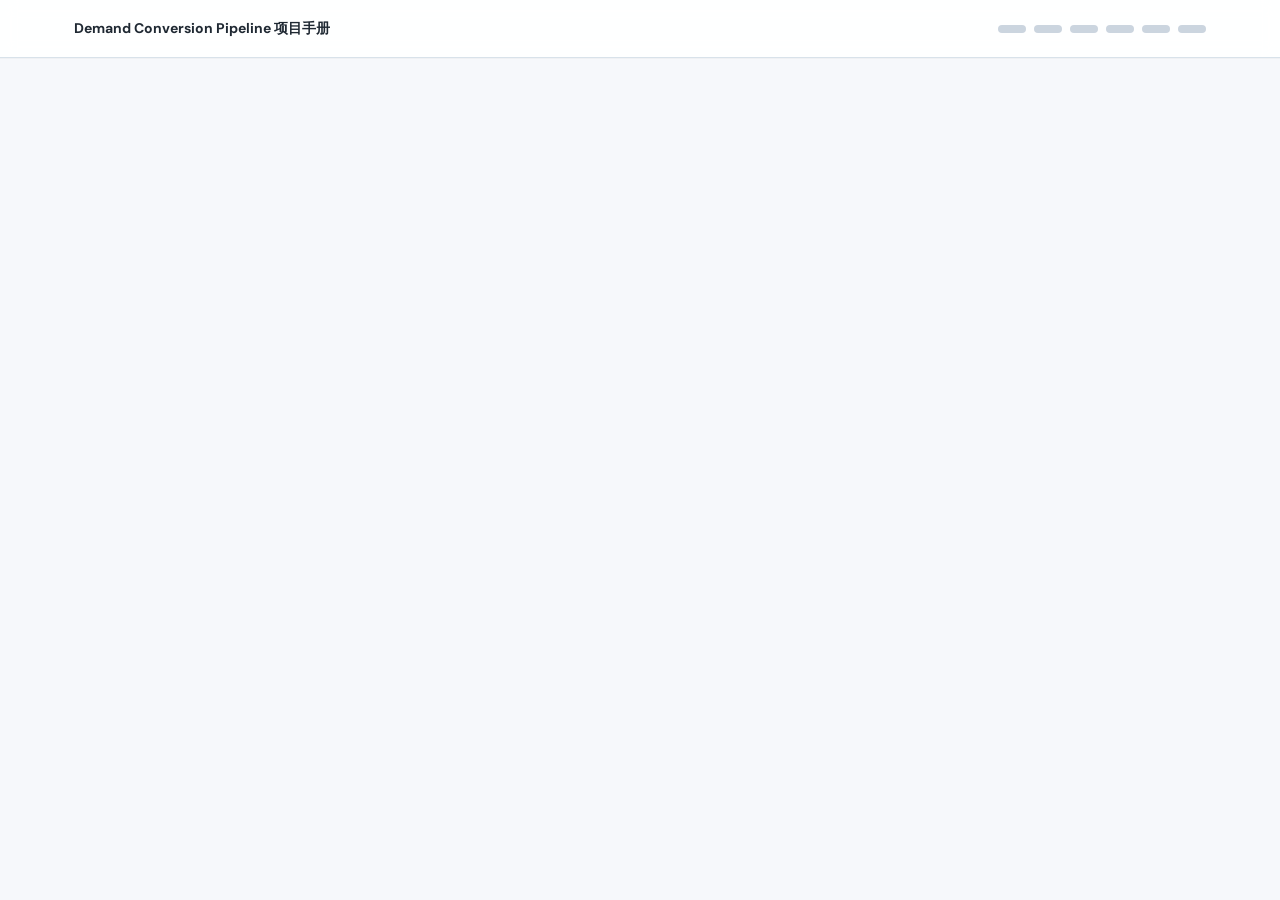
<file: demand-conversion-course/_base.html>
<!DOCTYPE html>
<html lang="zh-CN">
<head>
  <meta charset="UTF-8">
  <meta name="viewport" content="width=device-width, initial-scale=1.0">
  <title>Demand Conversion Pipeline 项目手册</title>

  <!-- Google Fonts: Bricolage Grotesque · DM Sans · JetBrains Mono -->
  <link rel="preconnect" href="https://fonts.googleapis.com">
  <link rel="preconnect" href="https://fonts.gstatic.com" crossorigin>
  <link href="https://fonts.googleapis.com/css2?family=Bricolage+Grotesque:opsz,wght@12..96,400;12..96,600;12..96,700;12..96,800&family=DM+Sans:ital,opsz,wght@0,9..40,300;0,9..40,400;0,9..40,500;0,9..40,600;0,9..40,700;1,9..40,400;1,9..40,500&family=JetBrains+Mono:wght@400;500;600&display=swap" rel="stylesheet">

  <link rel="stylesheet" href="styles.css">

  <style>
    :root {
      --color-accent:       #0F766E;
      --color-accent-hover: #0B5F59;
      --color-accent-light: #DFF7F3;
      --color-accent-muted: #4EA59D;
    }
  </style>

  <script src="main.js" defer></script>
</head>
<body>

  <nav class="nav" id="nav">
    <div class="progress-bar" id="progress-bar" role="progressbar" aria-valuenow="0" aria-valuemin="0" aria-valuemax="100"></div>
    <div class="nav-inner">
      <span class="nav-title">Demand Conversion Pipeline 项目手册</span>
      <div class="nav-dots" id="nav-dots" role="tablist">
        <button class="nav-dot" data-target="module-1" data-tooltip="一键运行时发生了什么" role="tab" aria-label="Module 1: 一键运行时发生了什么"></button>
        <button class="nav-dot" data-target="module-2" data-tooltip="核心角色地图" role="tab" aria-label="Module 2: 核心角色地图"></button>
        <button class="nav-dot" data-target="module-3" data-tooltip="配置如何驱动行为" role="tab" aria-label="Module 3: 配置如何驱动行为"></button>
        <button class="nav-dot" data-target="module-4" data-tooltip="LLM调用与缓存恢复" role="tab" aria-label="Module 4: LLM调用与缓存恢复"></button>
        <button class="nav-dot" data-target="module-5" data-tooltip="从文本到测试用例" role="tab" aria-label="Module 5: 从文本到测试用例"></button>
        <button class="nav-dot" data-target="module-6" data-tooltip="排错与扩展策略" role="tab" aria-label="Module 6: 排错与扩展策略"></button>
      </div>
    </div>
  </nav>

  <main id="main">
    <!-- modules/*.html content is assembled here by build.sh -->
</file>
<file: demand-conversion-course/styles.css>
/* =============================================================
   CODEBASE-TO-COURSE — COMPLETE DESIGN SYSTEM
   Copy this file verbatim into the course output directory.
   Never regenerate it — customize only via :root overrides
   in _base.html (accent color only).
   ============================================================= */

/* ── GOOGLE FONTS (loaded via _base.html <head>) ───────────────
   Bricolage Grotesque · DM Sans · JetBrains Mono
   ──────────────────────────────────────────────────────────── */

/* ── DESIGN TOKENS ─────────────────────────────────────────── */
:root {
  /* BACKGROUNDS */
  --color-bg:             #FAF7F2;
  --color-bg-warm:        #F5F0E8;
  --color-bg-code:        #1E1E2E;
  --color-text:           #2C2A28;
  --color-text-secondary: #6B6560;
  --color-text-muted:     #9E9790;
  --color-border:         #E5DFD6;
  --color-border-light:   #EEEBE5;
  --color-surface:        #FFFFFF;
  --color-surface-warm:   #FDF9F3;

  /* ACCENT — overridden per course in _base.html */
  --color-accent:         #D94F30;
  --color-accent-hover:   #C4432A;
  --color-accent-light:   #FDEEE9;
  --color-accent-muted:   #E8836C;

  /* SEMANTIC */
  --color-success:        #2D8B55;
  --color-success-light:  #E8F5EE;
  --color-error:          #C93B3B;
  --color-error-light:    #FDE8E8;
  --color-info:           #2A7B9B;
  --color-info-light:     #E4F2F7;

  /* ACTOR COLORS */
  --color-actor-1:        #D94F30;
  --color-actor-2:        #2A7B9B;
  --color-actor-3:        #7B6DAA;
  --color-actor-4:        #D4A843;
  --color-actor-5:        #2D8B55;

  /* FONTS */
  --font-display: 'Bricolage Grotesque', Georgia, serif;
  --font-body:    'DM Sans', -apple-system, sans-serif;
  --font-mono:    'JetBrains Mono', 'Fira Code', 'Consolas', monospace;

  /* TYPE SCALE */
  --text-xs:   0.75rem;
  --text-sm:   0.875rem;
  --text-base: 1rem;
  --text-lg:   1.125rem;
  --text-xl:   1.25rem;
  --text-2xl:  1.5rem;
  --text-3xl:  1.875rem;
  --text-4xl:  2.25rem;
  --text-5xl:  3rem;
  --text-6xl:  3.75rem;

  /* LINE HEIGHTS */
  --leading-tight:  1.15;
  --leading-snug:   1.3;
  --leading-normal: 1.6;
  --leading-loose:  1.8;

  /* SPACING */
  --space-1:  0.25rem;
  --space-2:  0.5rem;
  --space-3:  0.75rem;
  --space-4:  1rem;
  --space-5:  1.25rem;
  --space-6:  1.5rem;
  --space-8:  2rem;
  --space-10: 2.5rem;
  --space-12: 3rem;
  --space-16: 4rem;
  --space-20: 5rem;
  --space-24: 6rem;

  /* LAYOUT */
  --content-width:      800px;
  --content-width-wide: 1000px;
  --nav-height:         50px;

  /* RADII */
  --radius-sm:   8px;
  --radius-md:   12px;
  --radius-lg:   16px;
  --radius-full: 9999px;

  /* SHADOWS (warm-tinted, never pure black) */
  --shadow-sm: 0 1px 2px rgba(44,42,40,0.05);
  --shadow-md: 0 4px 12px rgba(44,42,40,0.08);
  --shadow-lg: 0 8px 24px rgba(44,42,40,0.10);
  --shadow-xl: 0 16px 48px rgba(44,42,40,0.12);

  /* EASING */
  --ease-out:    cubic-bezier(0.16,1,0.3,1);
  --ease-in-out: cubic-bezier(0.65,0,0.35,1);

  /* DURATIONS */
  --duration-fast:   150ms;
  --duration-normal: 300ms;
  --duration-slow:   500ms;
  --stagger-delay:   120ms;
}

/* ── RESET & BASE ───────────────────────────────────────────── */
*, *::before, *::after { box-sizing: border-box; margin: 0; padding: 0; }

html {
  scroll-snap-type: y proximity;
  scroll-behavior: smooth;
}

body {
  font-family: var(--font-body);
  font-size: var(--text-base);
  color: var(--color-text);
  line-height: var(--leading-normal);
  background: var(--color-bg);
  background-image: radial-gradient(
    ellipse at 20% 50%,
    rgba(217,79,48,0.03) 0%,
    transparent 50%
  );
}

/* ── SCROLLBAR ──────────────────────────────────────────────── */
::-webkit-scrollbar { width: 6px; }
::-webkit-scrollbar-track { background: transparent; }
::-webkit-scrollbar-thumb {
  background: var(--color-border);
  border-radius: var(--radius-full);
}

/* ── CODE GLOBALS ───────────────────────────────────────────── */
pre, code {
  white-space: pre-wrap;
  word-break: break-word;
  overflow-x: hidden;
}
.translation-code::-webkit-scrollbar,
pre::-webkit-scrollbar { display: none; }

/* Catppuccin-inspired syntax highlighting */
.code-keyword  { color: #CBA6F7; }
.code-string   { color: #A6E3A1; }
.code-function { color: #89B4FA; }
.code-comment  { color: #6C7086; }
.code-number   { color: #FAB387; }
.code-property { color: #F9E2AF; }
.code-operator { color: #94E2D5; }
.code-tag      { color: #F38BA8; }
.code-attr     { color: #F9E2AF; }
.code-value    { color: #A6E3A1; }
.code-line     { display: block; }

/* ── NAV ────────────────────────────────────────────────────── */
.nav {
  position: fixed;
  top: 0; left: 0; right: 0;
  height: var(--nav-height);
  z-index: 1000;
  background: rgba(250,247,242,0.92);
  backdrop-filter: blur(8px);
  border-bottom: 1px solid var(--color-border-light);
}

.progress-bar {
  position: absolute;
  bottom: 0; left: 0;
  height: 2px;
  width: 0%;
  background: var(--color-accent);
  transition: width 100ms linear;
}

.nav-inner {
  max-width: var(--content-width-wide);
  margin: 0 auto;
  padding: 0 var(--space-6);
  height: 100%;
  display: flex;
  align-items: center;
  justify-content: space-between;
  gap: var(--space-4);
}

.nav-title {
  font-family: var(--font-display);
  font-size: var(--text-sm);
  font-weight: 600;
  color: var(--color-text);
  white-space: nowrap;
  overflow: hidden;
  text-overflow: ellipsis;
  max-width: 300px;
}

.nav-dots {
  display: flex;
  align-items: center;
  gap: var(--space-2);
}

.nav-dot {
  width: 10px; height: 10px;
  border-radius: 50%;
  border: 2px solid var(--color-text-muted);
  background: transparent;
  cursor: pointer;
  transition: all var(--duration-fast);
  position: relative;
}
.nav-dot::after {
  content: attr(data-tooltip);
  position: absolute;
  top: calc(100% + 6px);
  left: 50%;
  transform: translateX(-50%);
  background: var(--color-bg-code);
  color: #CDD6F4;
  font-family: var(--font-body);
  font-size: var(--text-xs);
  white-space: nowrap;
  padding: var(--space-1) var(--space-3);
  border-radius: var(--radius-sm);
  pointer-events: none;
  opacity: 0;
  transition: opacity var(--duration-fast);
}
.nav-dot:hover::after { opacity: 1; }
.nav-dot.active {
  border-color: var(--color-accent);
  background: var(--color-accent);
  box-shadow: 0 0 0 3px var(--color-accent-light);
}
.nav-dot.visited {
  border-color: var(--color-accent-muted);
  background: var(--color-accent-muted);
}

/* ── MODULE STRUCTURE ───────────────────────────────────────── */
.module {
  min-height: 100dvh;
  min-height: 100vh;
  scroll-snap-align: start;
  padding: var(--space-16) var(--space-6);
  padding-top: calc(var(--nav-height) + var(--space-12));
}

.module-content {
  max-width: var(--content-width);
  margin: 0 auto;
}

.module-header { margin-bottom: var(--space-12); }

.module-number {
  display: block;
  font-family: var(--font-display);
  font-size: var(--text-6xl);
  font-weight: 800;
  color: var(--color-accent);
  opacity: 0.15;
  line-height: 1;
  margin-bottom: var(--space-2);
}

.module-title {
  font-family: var(--font-display);
  font-size: var(--text-4xl);
  font-weight: 700;
  line-height: var(--leading-tight);
  color: var(--color-text);
}

.module-subtitle {
  margin-top: var(--space-3);
  font-size: var(--text-lg);
  color: var(--color-text-secondary);
  line-height: var(--leading-snug);
}

.screen {
  margin-bottom: var(--space-16);
}

.screen-heading {
  font-family: var(--font-display);
  font-size: var(--text-2xl);
  font-weight: 600;
  color: var(--color-text);
  margin-bottom: var(--space-6);
  line-height: var(--leading-snug);
}

p { margin-bottom: var(--space-4); }
p:last-child { margin-bottom: 0; }

/* ── SCROLL ANIMATIONS ──────────────────────────────────────── */
.animate-in {
  opacity: 0;
  transform: translateY(20px);
  transition:
    opacity var(--duration-slow) var(--ease-out),
    transform var(--duration-slow) var(--ease-out);
}
.animate-in.visible {
  opacity: 1;
  transform: translateY(0);
}
.stagger-children > .animate-in {
  transition-delay: calc(var(--stagger-index, 0) * var(--stagger-delay));
}

/* ── TRANSLATION BLOCKS ─────────────────────────────────────── */
.translation-block {
  display: grid;
  grid-template-columns: 1fr 1fr;
  gap: 0;
  border-radius: var(--radius-md);
  overflow: hidden;
  box-shadow: var(--shadow-md);
  margin: var(--space-8) 0;
}

.translation-code {
  background: var(--color-bg-code);
  color: #CDD6F4;
  padding: var(--space-6);
  font-family: var(--font-mono);
  font-size: var(--text-sm);
  line-height: 1.7;
  position: relative;
  overflow-x: hidden;
}

.translation-english {
  background: var(--color-surface-warm);
  padding: var(--space-6);
  font-size: var(--text-sm);
  line-height: 1.7;
  border-left: 3px solid var(--color-accent);
}

.translation-label {
  position: absolute;
  top: var(--space-2);
  right: var(--space-3);
  font-family: var(--font-mono);
  font-size: var(--text-xs);
  text-transform: uppercase;
  letter-spacing: 0.1em;
  opacity: 0.5;
}
.translation-english .translation-label {
  position: static;
  display: block;
  margin-bottom: var(--space-3);
  color: var(--color-text-muted);
}

.translation-lines .tl {
  padding: var(--space-1) 0;
  border-bottom: 1px solid var(--color-border-light);
  color: var(--color-text-secondary);
}
.translation-lines .tl:last-child { border-bottom: none; }

/* ── QUIZ ───────────────────────────────────────────────────── */
.quiz-container {
  background: var(--color-surface);
  border-radius: var(--radius-lg);
  padding: var(--space-8);
  box-shadow: var(--shadow-md);
  margin: var(--space-8) 0;
}

.quiz-question-block { margin-bottom: var(--space-8); }
.quiz-question-block:last-of-type { margin-bottom: 0; }

.quiz-question {
  font-family: var(--font-display);
  font-size: var(--text-lg);
  font-weight: 600;
  margin-bottom: var(--space-4);
  line-height: var(--leading-snug);
}

.quiz-options {
  display: flex;
  flex-direction: column;
  gap: var(--space-2);
}

.quiz-option {
  display: flex;
  align-items: center;
  gap: var(--space-3);
  padding: var(--space-3) var(--space-4);
  border: 2px solid var(--color-border);
  border-radius: var(--radius-sm);
  background: var(--color-surface);
  cursor: pointer;
  width: 100%;
  text-align: left;
  font-family: var(--font-body);
  font-size: var(--text-base);
  transition: border-color var(--duration-fast), background var(--duration-fast);
}
.quiz-option:hover:not(:disabled) { border-color: var(--color-accent-muted); }
.quiz-option.selected { border-color: var(--color-accent); background: var(--color-accent-light); }
.quiz-option.correct  { border-color: var(--color-success); background: var(--color-success-light); }
.quiz-option.incorrect{ border-color: var(--color-error);   background: var(--color-error-light); }
.quiz-option:disabled { cursor: default; }

.quiz-option-radio {
  width: 18px; height: 18px;
  border-radius: 50%;
  border: 2px solid var(--color-border);
  flex-shrink: 0;
  transition: all var(--duration-fast);
}
.quiz-option.selected .quiz-option-radio {
  border-color: var(--color-accent);
  background: var(--color-accent);
  box-shadow: inset 0 0 0 3px white;
}
.quiz-option.correct .quiz-option-radio  { border-color: var(--color-success); background: var(--color-success); box-shadow: inset 0 0 0 3px white; }
.quiz-option.incorrect .quiz-option-radio{ border-color: var(--color-error);   background: var(--color-error);   box-shadow: inset 0 0 0 3px white; }

.quiz-feedback {
  max-height: 0;
  overflow: hidden;
  opacity: 0;
  transition: max-height var(--duration-normal), opacity var(--duration-normal);
  font-size: var(--text-sm);
  border-radius: var(--radius-sm);
}
.quiz-feedback.show {
  max-height: 200px;
  opacity: 1;
  padding: var(--space-3);
  margin-top: var(--space-2);
}
.quiz-feedback.success { background: var(--color-success-light); color: var(--color-success); }
.quiz-feedback.error   { background: var(--color-error-light);   color: var(--color-error); }
.quiz-feedback.warning { background: var(--color-info-light);    color: var(--color-info); }

.quiz-check-btn, .quiz-reset-btn {
  margin-top: var(--space-6);
  padding: var(--space-3) var(--space-6);
  border-radius: var(--radius-sm);
  font-family: var(--font-body);
  font-size: var(--text-sm);
  font-weight: 600;
  cursor: pointer;
  border: none;
  transition: background var(--duration-fast), transform var(--duration-fast);
}
.quiz-check-btn {
  background: var(--color-accent);
  color: white;
  margin-right: var(--space-3);
}
.quiz-check-btn:hover { background: var(--color-accent-hover); transform: translateY(-1px); }
.quiz-reset-btn {
  background: var(--color-surface);
  color: var(--color-text-secondary);
  border: 1px solid var(--color-border);
}
.quiz-reset-btn:hover { border-color: var(--color-accent-muted); }

/* Scenario block */
.scenario-block { margin-bottom: var(--space-6); }
.scenario-context {
  background: var(--color-info-light);
  border-left: 3px solid var(--color-info);
  border-radius: 0 var(--radius-sm) var(--radius-sm) 0;
  padding: var(--space-4);
  margin-bottom: var(--space-4);
}
.scenario-label {
  display: inline-block;
  font-family: var(--font-mono);
  font-size: var(--text-xs);
  text-transform: uppercase;
  letter-spacing: 0.1em;
  color: var(--color-info);
  margin-bottom: var(--space-2);
}

/* ── DRAG AND DROP ──────────────────────────────────────────── */
.dnd-container { margin: var(--space-8) 0; }
.dnd-chips {
  display: flex;
  flex-wrap: wrap;
  gap: var(--space-3);
  margin-bottom: var(--space-6);
}
.dnd-chip {
  padding: var(--space-2) var(--space-4);
  background: var(--color-accent);
  color: white;
  border-radius: var(--radius-full);
  font-size: var(--text-sm);
  font-weight: 600;
  cursor: grab;
  user-select: none;
  transition: opacity var(--duration-fast), transform var(--duration-fast);
}
.dnd-chip:active { cursor: grabbing; transform: scale(1.05); }
.dnd-chip.dragging { opacity: 0.4; }
.dnd-chip.placed { opacity: 0.3; pointer-events: none; }

.dnd-zones { display: flex; flex-direction: column; gap: var(--space-4); }
.dnd-zone {
  border: 1px solid var(--color-border);
  border-radius: var(--radius-md);
  padding: var(--space-4);
  background: var(--color-surface);
}
.dnd-zone-label { font-size: var(--text-sm); color: var(--color-text-secondary); margin-bottom: var(--space-3); }
.dnd-zone-target {
  min-height: 40px;
  border: 2px dashed var(--color-border);
  border-radius: var(--radius-sm);
  display: flex;
  align-items: center;
  justify-content: center;
  font-size: var(--text-sm);
  color: var(--color-text-muted);
  transition: border-color var(--duration-fast), background var(--duration-fast);
}
.dnd-zone-target.drag-over { border-color: var(--color-accent); background: var(--color-accent-light); }
.dnd-zone-target.correct-placed { border-color: var(--color-success); background: var(--color-success-light); color: var(--color-success); font-weight: 600; }
.dnd-zone-target.incorrect-placed{ border-color: var(--color-error); background: var(--color-error-light); }
.touch-ghost {
  padding: var(--space-2) var(--space-4);
  background: var(--color-accent);
  color: white;
  border-radius: var(--radius-full);
  font-size: var(--text-sm);
  font-weight: 600;
  opacity: 0.85;
  pointer-events: none;
}

/* ── GROUP CHAT ─────────────────────────────────────────────── */
.chat-window {
  background: var(--color-surface);
  border-radius: var(--radius-lg);
  box-shadow: var(--shadow-md);
  overflow: hidden;
  margin: var(--space-8) 0;
}

.chat-messages {
  padding: var(--space-6);
  display: flex;
  flex-direction: column;
  gap: var(--space-4);
  min-height: 200px;
}

.chat-message {
  display: flex;
  align-items: flex-end;
  gap: var(--space-3);
  animation: fadeSlideUp 0.3s var(--ease-out);
}

.chat-avatar {
  width: 36px; height: 36px;
  border-radius: 50%;
  display: flex;
  align-items: center;
  justify-content: center;
  font-family: var(--font-display);
  font-size: var(--text-sm);
  font-weight: 700;
  color: white;
  flex-shrink: 0;
}

.chat-bubble {
  max-width: 75%;
  background: var(--color-bg-warm);
  border-radius: var(--radius-md) var(--radius-md) var(--radius-md) 4px;
  padding: var(--space-3) var(--space-4);
}

.chat-sender {
  display: block;
  font-size: var(--text-xs);
  font-weight: 700;
  margin-bottom: var(--space-1);
  font-family: var(--font-mono);
  text-transform: uppercase;
  letter-spacing: 0.05em;
}

.chat-bubble p {
  font-size: var(--text-sm);
  margin: 0;
  line-height: var(--leading-normal);
}

.chat-typing {
  display: flex;
  align-items: center;
  gap: var(--space-3);
  padding: 0 var(--space-6) var(--space-4);
}

.chat-typing-dots {
  display: flex;
  gap: var(--space-1);
  background: var(--color-bg-warm);
  padding: var(--space-3) var(--space-4);
  border-radius: var(--radius-md);
}

.typing-dot {
  width: 8px; height: 8px;
  border-radius: 50%;
  background: var(--color-text-muted);
  animation: typingBounce 1.4s infinite;
}
.typing-dot:nth-child(2) { animation-delay: 0.2s; }
.typing-dot:nth-child(3) { animation-delay: 0.4s; }

.chat-controls {
  padding: var(--space-4) var(--space-6);
  border-top: 1px solid var(--color-border-light);
  display: flex;
  align-items: center;
  gap: var(--space-3);
  background: var(--color-surface-warm);
}
.chat-progress {
  margin-left: auto;
  font-size: var(--text-xs);
  color: var(--color-text-muted);
  font-family: var(--font-mono);
}

/* ── FLOW / DATA FLOW ANIMATION ─────────────────────────────── */
.flow-animation {
  position: relative;
  background: var(--color-surface);
  border-radius: var(--radius-lg);
  padding: var(--space-8);
  box-shadow: var(--shadow-md);
  margin: var(--space-8) 0;
}

.flow-actors {
  display: flex;
  justify-content: space-around;
  align-items: center;
  gap: var(--space-4);
  margin-bottom: var(--space-8);
  flex-wrap: wrap;
}

.flow-actor {
  display: flex;
  flex-direction: column;
  align-items: center;
  gap: var(--space-2);
  transition: all var(--duration-normal) var(--ease-out);
}

.flow-actor-icon {
  width: 56px; height: 56px;
  border-radius: var(--radius-md);
  background: var(--color-bg-warm);
  border: 2px solid var(--color-border);
  display: flex;
  align-items: center;
  justify-content: center;
  font-family: var(--font-display);
  font-size: var(--text-xl);
  font-weight: 700;
  transition: all var(--duration-normal) var(--ease-out);
}

.flow-actor span {
  font-size: var(--text-xs);
  color: var(--color-text-secondary);
  font-family: var(--font-mono);
  text-align: center;
}

.flow-actor.active .flow-actor-icon {
  border-color: var(--color-accent);
  background: var(--color-accent-light);
  box-shadow: 0 0 0 3px var(--color-accent-light), 0 0 20px rgba(217,79,48,0.15);
  transform: scale(1.1);
}

.flow-packet {
  width: 16px; height: 16px;
  border-radius: 50%;
  background: var(--color-accent);
  position: absolute;
  pointer-events: none;
  display: none;
  box-shadow: 0 0 8px rgba(217,79,48,0.5);
}

.flow-step-label {
  text-align: center;
  font-size: var(--text-sm);
  color: var(--color-text-secondary);
  min-height: 2.5em;
  padding: var(--space-3) var(--space-4);
  background: var(--color-bg-warm);
  border-radius: var(--radius-sm);
  margin-bottom: var(--space-6);
  line-height: var(--leading-normal);
}

.flow-controls {
  display: flex;
  align-items: center;
  gap: var(--space-3);
}
.flow-progress {
  margin-left: auto;
  font-size: var(--text-xs);
  color: var(--color-text-muted);
  font-family: var(--font-mono);
}

/* ── ARCHITECTURE DIAGRAM ───────────────────────────────────── */
.arch-diagram {
  background: var(--color-surface);
  border-radius: var(--radius-lg);
  padding: var(--space-8);
  box-shadow: var(--shadow-md);
  margin: var(--space-8) 0;
}
.arch-zone {
  border: 1px dashed var(--color-border);
  border-radius: var(--radius-md);
  padding: var(--space-6);
  margin-bottom: var(--space-4);
}
.arch-zone-label {
  font-family: var(--font-mono);
  font-size: var(--text-xs);
  text-transform: uppercase;
  letter-spacing: 0.1em;
  color: var(--color-text-muted);
  margin-bottom: var(--space-4);
}
.arch-component {
  display: inline-flex;
  flex-direction: column;
  align-items: center;
  gap: var(--space-2);
  padding: var(--space-4);
  background: var(--color-surface-warm);
  border: 1px solid var(--color-border);
  border-radius: var(--radius-md);
  cursor: pointer;
  margin: var(--space-2);
  transition: all var(--duration-fast);
  font-size: var(--text-sm);
}
.arch-component:hover, .arch-component.active {
  border-color: var(--color-accent);
  background: var(--color-accent-light);
  transform: translateY(-2px);
  box-shadow: var(--shadow-sm);
}
.arch-icon { font-size: 1.5rem; }
.arch-description {
  margin-top: var(--space-4);
  padding: var(--space-4);
  background: var(--color-bg-warm);
  border-radius: var(--radius-sm);
  font-size: var(--text-sm);
  color: var(--color-text-secondary);
  min-height: 2.5em;
}

/* ── LAYER TOGGLE ───────────────────────────────────────────── */
.layer-demo { margin: var(--space-8) 0; }
.layer-tabs {
  display: flex;
  gap: var(--space-2);
  margin-bottom: var(--space-4);
}
.layer-tab {
  padding: var(--space-2) var(--space-5);
  border-radius: var(--radius-sm);
  border: 1px solid var(--color-border);
  background: var(--color-surface);
  font-family: var(--font-mono);
  font-size: var(--text-sm);
  cursor: pointer;
  transition: all var(--duration-fast);
}
.layer-tab.active {
  background: var(--color-accent);
  color: white;
  border-color: var(--color-accent);
}
.layer-viewport {
  border-radius: var(--radius-md);
  overflow: hidden;
  border: 1px solid var(--color-border);
}
.layer-description {
  margin-top: var(--space-3);
  font-size: var(--text-sm);
  color: var(--color-text-secondary);
}

/* ── BUG CHALLENGE ──────────────────────────────────────────── */
.bug-challenge {
  background: var(--color-surface);
  border-radius: var(--radius-lg);
  padding: var(--space-8);
  box-shadow: var(--shadow-md);
  margin: var(--space-8) 0;
}
.bug-challenge h3 {
  font-family: var(--font-display);
  font-size: var(--text-lg);
  font-weight: 600;
  margin-bottom: var(--space-4);
}
.bug-code {
  background: var(--color-bg-code);
  border-radius: var(--radius-md);
  overflow: hidden;
  margin-bottom: var(--space-4);
}
.bug-line {
  display: flex;
  align-items: center;
  gap: var(--space-3);
  padding: var(--space-2) var(--space-4);
  cursor: pointer;
  transition: background var(--duration-fast);
}
.bug-line:hover { background: rgba(255,255,255,0.05); }
.bug-line.correct  { background: rgba(45,139,85,0.2); }
.bug-line.incorrect{ background: rgba(201,59,59,0.2); }
.line-num {
  font-family: var(--font-mono);
  font-size: var(--text-sm);
  color: #6C7086;
  min-width: 1.5em;
  text-align: right;
  user-select: none;
}
.bug-line code {
  font-family: var(--font-mono);
  font-size: var(--text-sm);
  color: #CDD6F4;
}
.bug-feedback {
  max-height: 0;
  overflow: hidden;
  opacity: 0;
  transition: max-height var(--duration-normal), opacity var(--duration-normal);
  font-size: var(--text-sm);
  border-radius: var(--radius-sm);
}
.bug-feedback.show {
  max-height: 200px;
  opacity: 1;
  padding: var(--space-3);
}
.bug-feedback.success { background: var(--color-success-light); color: var(--color-success); }
.bug-feedback.error   { background: var(--color-error-light);   color: var(--color-error); }

/* ── CALLOUT BOXES ──────────────────────────────────────────── */
.callout {
  display: flex;
  gap: var(--space-4);
  padding: var(--space-5);
  border-radius: var(--radius-md);
  margin: var(--space-6) 0;
  border-left: 4px solid;
}
.callout-accent  { background: var(--color-accent-light);  border-color: var(--color-accent); }
.callout-info    { background: var(--color-info-light);    border-color: var(--color-info); }
.callout-warning { background: var(--color-error-light);   border-color: var(--color-error); }

.callout-icon { font-size: 1.25rem; flex-shrink: 0; margin-top: 2px; }
.callout-title { display: block; font-weight: 700; margin-bottom: var(--space-1); }
.callout-content p { font-size: var(--text-sm); margin: 0; color: var(--color-text-secondary); }

/* ── PATTERN / FEATURE CARDS ────────────────────────────────── */
.pattern-cards {
  display: grid;
  grid-template-columns: repeat(auto-fit, minmax(220px, 1fr));
  gap: var(--space-4);
  margin: var(--space-6) 0;
}
.pattern-card {
  background: var(--color-surface);
  border-radius: var(--radius-md);
  padding: var(--space-6);
  box-shadow: var(--shadow-sm);
  border-top: 3px solid var(--color-accent);
  transition: transform var(--duration-normal) var(--ease-out), box-shadow var(--duration-normal);
}
.pattern-card:hover { transform: translateY(-4px); box-shadow: var(--shadow-md); }
.pattern-icon {
  width: 40px; height: 40px;
  border-radius: var(--radius-sm);
  display: flex;
  align-items: center;
  justify-content: center;
  font-size: 1.1rem;
  margin-bottom: var(--space-3);
}
.pattern-title {
  font-family: var(--font-display);
  font-size: var(--text-base);
  font-weight: 700;
  margin-bottom: var(--space-2);
}
.pattern-desc {
  font-size: var(--text-sm);
  color: var(--color-text-secondary);
  line-height: var(--leading-normal);
  margin: 0;
}

/* ── FLOW DIAGRAMS (static) ─────────────────────────────────── */
.flow-steps {
  display: flex;
  align-items: center;
  gap: var(--space-3);
  flex-wrap: wrap;
  margin: var(--space-6) 0;
}
.flow-step {
  display: flex;
  flex-direction: column;
  align-items: center;
  gap: var(--space-2);
  text-align: center;
}
.flow-step-num {
  width: 40px; height: 40px;
  border-radius: 50%;
  background: var(--color-accent);
  color: white;
  font-family: var(--font-display);
  font-weight: 700;
  display: flex;
  align-items: center;
  justify-content: center;
}
.flow-step p { font-size: var(--text-sm); color: var(--color-text-secondary); max-width: 120px; margin: 0; }
.flow-arrow {
  font-size: var(--text-xl);
  color: var(--color-text-muted);
  flex-shrink: 0;
}

/* ── BADGE / CONFIG LIST ────────────────────────────────────── */
.badge-list {
  display: flex;
  flex-direction: column;
  gap: var(--space-2);
  margin: var(--space-6) 0;
}
.badge-item {
  display: flex;
  align-items: center;
  gap: var(--space-4);
  padding: var(--space-3) var(--space-4);
  border: 1px solid var(--color-border-light);
  border-radius: var(--radius-sm);
  background: var(--color-surface);
  transition: border-color var(--duration-fast);
}
.badge-item:hover { border-color: var(--color-accent-muted); }
.badge-code {
  font-family: var(--font-mono);
  font-size: var(--text-sm);
  background: var(--color-bg-code);
  color: #CBA6F7;
  padding: var(--space-1) var(--space-3);
  border-radius: var(--radius-sm);
  white-space: nowrap;
}
.badge-desc {
  font-size: var(--text-sm);
  color: var(--color-text-secondary);
}

/* ── GLOSSARY TOOLTIPS ──────────────────────────────────────── */
.term {
  border-bottom: 1.5px dashed var(--color-accent-muted);
  cursor: pointer;
}
.term:hover, .term.active {
  border-bottom-color: var(--color-accent);
  color: var(--color-accent);
}
.term-tooltip {
  position: fixed;
  background: var(--color-bg-code);
  color: #CDD6F4;
  padding: var(--space-3) var(--space-4);
  border-radius: var(--radius-sm);
  font-size: var(--text-sm);
  font-family: var(--font-body);
  line-height: var(--leading-normal);
  width: max(200px, min(320px, 80vw));
  box-shadow: var(--shadow-lg);
  pointer-events: none;
  opacity: 0;
  transition: opacity var(--duration-fast);
  z-index: 10000;
}
.term-tooltip::after {
  content: '';
  position: absolute;
  top: 100%;
  left: 50%;
  transform: translateX(-50%);
  border: 6px solid transparent;
  border-top-color: var(--color-bg-code);
}
.term-tooltip.visible { opacity: 1; }
.term-tooltip.flip::after {
  top: auto;
  bottom: 100%;
  border-top-color: transparent;
  border-bottom-color: var(--color-bg-code);
}

/* ── VISUAL FILE TREE ───────────────────────────────────────── */
.file-tree {
  font-family: var(--font-mono);
  font-size: var(--text-sm);
  margin: var(--space-6) 0;
}
.ft-folder, .ft-file {
  padding: var(--space-2) var(--space-3);
  border-left: 2px solid var(--color-border-light);
  margin-left: var(--space-4);
}
.ft-folder > .ft-name { color: var(--color-accent); font-weight: 600; }
.ft-folder > .ft-name::before { content: '📁 '; }
.ft-file > .ft-name::before { content: '📄 '; }
.ft-desc {
  color: var(--color-text-secondary);
  font-family: var(--font-body);
  margin-left: var(--space-2);
  font-size: var(--text-xs);
}
.ft-children { margin-left: var(--space-4); }

/* ── ICON-LABEL ROWS ────────────────────────────────────────── */
.icon-rows {
  display: flex;
  flex-direction: column;
  gap: var(--space-4);
  margin: var(--space-6) 0;
}
.icon-row {
  display: flex;
  align-items: center;
  gap: var(--space-4);
  padding: var(--space-4);
  background: var(--color-surface);
  border-radius: var(--radius-md);
  box-shadow: var(--shadow-sm);
}
.icon-row strong { display: block; font-weight: 600; }
.icon-row p { margin: var(--space-1) 0 0; color: var(--color-text-secondary); font-size: var(--text-sm); }
.icon-circle {
  width: 48px; height: 48px;
  border-radius: 50%;
  display: flex;
  align-items: center;
  justify-content: center;
  font-size: 1.25rem;
  flex-shrink: 0;
}

/* ── NUMBERED STEP CARDS ────────────────────────────────────── */
.step-cards {
  display: flex;
  flex-direction: column;
  gap: var(--space-3);
  margin: var(--space-6) 0;
}
.step-card {
  display: flex;
  align-items: flex-start;
  gap: var(--space-4);
  padding: var(--space-4) var(--space-5);
  background: var(--color-surface);
  border-radius: var(--radius-md);
  border-left: 3px solid var(--color-accent);
  box-shadow: var(--shadow-sm);
}
.step-num {
  width: 32px; height: 32px;
  border-radius: 50%;
  background: var(--color-accent);
  color: white;
  font-weight: 700;
  display: flex;
  align-items: center;
  justify-content: center;
  font-family: var(--font-display);
  flex-shrink: 0;
}
.step-body strong { display: block; font-weight: 600; margin-bottom: var(--space-1); }
.step-body p { margin: 0; color: var(--color-text-secondary); font-size: var(--text-sm); }

/* ── SHARED BUTTON STYLE ────────────────────────────────────── */
.btn {
  padding: var(--space-2) var(--space-5);
  border-radius: var(--radius-sm);
  border: 1px solid var(--color-border);
  background: var(--color-surface);
  font-family: var(--font-body);
  font-size: var(--text-sm);
  font-weight: 600;
  cursor: pointer;
  transition: all var(--duration-fast);
  color: var(--color-text-secondary);
}
.btn:hover { border-color: var(--color-accent-muted); color: var(--color-accent); }
.btn-primary {
  background: var(--color-accent);
  color: white;
  border-color: var(--color-accent);
}
.btn-primary:hover { background: var(--color-accent-hover); border-color: var(--color-accent-hover); color: white; }

/* ── RESPONSIVE ─────────────────────────────────────────────── */
@media (max-width: 768px) {
  :root {
    --text-4xl: 1.875rem;
    --text-5xl: 2.25rem;
    --text-6xl: 3rem;
  }
  .translation-block { grid-template-columns: 1fr; }
  .translation-english { border-left: none; border-top: 3px solid var(--color-accent); }
  .pattern-cards { grid-template-columns: 1fr 1fr; }
}

@media (max-width: 480px) {
  :root {
    --text-4xl: 1.5rem;
    --text-5xl: 1.875rem;
    --text-6xl: 2.25rem;
  }
  .module { padding: var(--space-8) var(--space-4); }
  .pattern-cards { grid-template-columns: 1fr; }
  .flow-steps { flex-direction: column; }
  .flow-arrow { transform: rotate(90deg); }
  .nav-title { max-width: 140px; }
}

/* ── KEYFRAMES ──────────────────────────────────────────────── */
@keyframes fadeSlideUp {
  from { opacity: 0; transform: translateY(12px); }
  to   { opacity: 1; transform: translateY(0); }
}

@keyframes typingBounce {
  0%, 60%, 100% { transform: translateY(0); }
  30%           { transform: translateY(-6px); }
}

@keyframes packetMove {
  from { left: var(--packet-from-x); top: var(--packet-from-y); opacity: 0; }
  20%  { opacity: 1; }
  80%  { opacity: 1; }
  to   { left: var(--packet-to-x);   top: var(--packet-to-y);   opacity: 0; }
}

/* =============================================================
   Demand Conversion course refresh
   A quieter operator-handbook layer over the generic course system.
   ============================================================= */
:root {
  --color-bg: #F6F8FB;
  --color-bg-warm: #EEF4F7;
  --color-text: #1F2933;
  --color-text-secondary: #52616F;
  --color-text-muted: #7B8794;
  --color-border: #D8E2EA;
  --color-border-light: #E7EDF3;
  --color-surface: #FFFFFF;
  --color-surface-warm: #F9FBFD;
  --color-bg-code: #111827;
  --color-success: #15803D;
  --color-success-light: #E8F7EE;
  --color-error: #B42318;
  --color-error-light: #FCEBE9;
  --color-info: #2563A8;
  --color-info-light: #EAF2FB;
  --radius-sm: 6px;
  --radius-md: 8px;
  --radius-lg: 8px;
  --shadow-sm: 0 1px 2px rgba(31,41,51,0.04);
  --shadow-md: 0 8px 24px rgba(31,41,51,0.07);
  --shadow-lg: 0 14px 36px rgba(31,41,51,0.10);
}

body {
  background: var(--color-bg);
  background-image: none;
  overflow-x: hidden;
}

.nav {
  height: 58px;
  background: rgba(255,255,255,0.9);
  border-bottom: 1px solid var(--color-border);
  box-shadow: 0 1px 0 rgba(31,41,51,0.03);
}

.nav-inner {
  max-width: 1180px;
}

.nav-title {
  font-family: var(--font-body);
  font-weight: 700;
  font-size: var(--text-sm);
  letter-spacing: 0;
  max-width: 420px;
}

.nav-dot {
  width: 28px;
  height: 8px;
  border-radius: var(--radius-full);
  border: 0;
  background: #CBD5DF;
}

.nav-dot.active {
  background: var(--color-accent);
  box-shadow: none;
}

.nav-dot.visited {
  background: var(--color-accent-muted);
}

.module {
  padding-top: calc(var(--nav-height) + var(--space-10));
  width: 100%;
  max-width: 100vw;
  overflow: hidden;
}

.module-inner,
.module-content {
  width: min(1040px, 100%);
  max-width: 1040px;
  margin: 0 auto;
  min-width: 0;
}

.screen {
  margin-bottom: var(--space-12);
  max-width: 100%;
  min-width: 0;
}

.screen:first-child {
  width: 100%;
  padding: var(--space-10);
  background: var(--color-surface);
  border: 1px solid var(--color-border-light);
  border-radius: var(--radius-lg);
  box-shadow: var(--shadow-md);
}

h1,
.screen h1 {
  font-family: var(--font-body);
  font-size: clamp(2rem, 4vw, 3.25rem);
  line-height: 1.08;
  letter-spacing: 0;
  margin-bottom: var(--space-5);
}

h2,
.screen h2 {
  font-family: var(--font-body);
  font-size: clamp(1.45rem, 2vw, 2rem);
  line-height: 1.2;
  letter-spacing: 0;
  margin-bottom: var(--space-5);
}

h3,
h4 {
  font-family: var(--font-body);
  letter-spacing: 0;
}

p,
li {
  color: var(--color-text-secondary);
}

code {
  color: #0F766E;
  background: #EAF7F5;
  border: 1px solid #C8E8E3;
  border-radius: 5px;
  padding: 0.05rem 0.3rem;
}

pre code {
  color: inherit;
  background: transparent;
  border: 0;
  padding: 0;
}

pre {
  max-width: 100%;
  overflow-wrap: anywhere;
  background: var(--color-bg-code);
  color: #E5E7EB;
  border: 1px solid #263244;
  border-radius: var(--radius-md);
  box-shadow: none;
}

.callout {
  background: #F0FAF8;
  border: 1px solid #BDE8E1;
  border-left: 4px solid var(--color-accent);
  box-shadow: none;
}

.code-translation,
.quiz-container,
.flow-animation,
.chat-animation,
.config-tree,
.provider-switcher,
.scenario-cards,
.output-samples,
.regex-dissection,
.regex-demo,
.cache-flow,
.cache-file-structure,
.concurrency-demo,
.retry-timeline,
.retry-strategy,
.debugging-flowchart,
.diagnostic-commands,
.problem-scenarios,
.extension-areas,
.optimization-tips,
.course-summary {
  border: 1px solid var(--color-border-light);
  box-shadow: var(--shadow-md);
  border-radius: var(--radius-lg);
}

.code-translation {
  overflow: hidden;
  max-width: 100%;
}

.code-side,
.english-side {
  min-width: 0;
}

.run-stats,
.parse-stats {
  display: grid;
  grid-template-columns: repeat(auto-fit, minmax(170px, 1fr));
  gap: var(--space-4);
  margin: var(--space-8) 0 0;
}

.stat-pill,
.stat-item {
  background: var(--color-surface);
  border: 1px solid var(--color-border-light);
  border-radius: var(--radius-md);
  padding: var(--space-5);
  box-shadow: var(--shadow-sm);
}

.stat-label,
.stat-item h4 {
  display: block;
  font-size: var(--text-xs);
  color: var(--color-text-muted);
  text-transform: uppercase;
  letter-spacing: 0.08em;
  margin-bottom: var(--space-2);
}

.stat-pill strong,
.stat-value {
  display: block;
  font-size: var(--text-2xl);
  line-height: 1.1;
  color: var(--color-text);
}

.stat-pill:first-child strong {
  font-size: var(--text-base);
  line-height: 1.35;
  overflow-wrap: anywhere;
}

.flow-node .node-content,
.actor-card,
.scenario-card,
.extension-card,
.tip-item,
.pipeline-step,
.debug-step,
.cache-step,
.cache-branch,
.priority-level,
.config-child,
.provider-option,
.sample,
.regex-part,
.failure-reason,
.command-item,
.problem-case {
  border-radius: var(--radius-md);
  border: 1px solid var(--color-border-light);
  box-shadow: none;
}

.chat-message {
  border-radius: var(--radius-md);
  border: 1px solid var(--color-border-light);
  box-shadow: none;
}

.quiz-option {
  border-width: 1px;
  align-items: flex-start;
}

.nav-hint {
  background: #EDF7FA;
  border: 1px solid #CFE8F1;
  border-radius: var(--radius-md);
  padding: var(--space-4) var(--space-5);
}

.nav-hint p {
  margin: 0;
}

.step-icon,
.tip-icon,
.stat-icon {
  display: inline-flex;
  align-items: center;
  justify-content: center;
  min-width: 2rem;
  height: 2rem;
  padding: 0 var(--space-2);
  border-radius: var(--radius-sm);
  background: #EAF7F5;
  color: var(--color-accent);
  font-size: var(--text-xs);
  font-weight: 800;
  letter-spacing: 0;
}

.pipeline-arrow,
.debug-arrow,
.cache-arrow,
.priority-arrow {
  color: var(--color-text-muted);
  font-size: var(--text-lg);
}

@media (max-width: 768px) {
  .nav {
    height: 64px;
  }

  .nav-inner {
    padding: 0 var(--space-4);
  }

  .nav-title {
    max-width: 220px;
  }

  .nav-dots {
    gap: 6px;
  }

  .nav-dot {
    width: 16px;
  }

  .screen:first-child {
    padding: var(--space-6);
  }

  .module {
    padding-left: var(--space-4);
    padding-right: var(--space-4);
  }
}

.callout {
  display: block;
}

.callout strong {
  display: block;
  margin-bottom: var(--space-2);
}

.code-translation {
  display: grid;
  grid-template-columns: minmax(0, 1.08fr) minmax(0, 1fr);
  background: var(--color-surface);
}

.code-side,
.english-side {
  padding: var(--space-5);
}

.code-side {
  border-right: 1px solid var(--color-border-light);
}

.code-side h4,
.english-side h4 {
  margin-bottom: var(--space-3);
}

.code-side pre {
  margin: 0;
}

.flow-animation {
  display: grid;
  grid-template-columns: repeat(6, minmax(110px, 1fr));
  gap: var(--space-3);
  align-items: stretch;
}

.flow-node {
  position: relative;
}

.flow-node .node-content {
  min-height: 86px;
  padding: var(--space-4);
  display: flex;
  flex-direction: column;
  align-items: flex-start;
  justify-content: center;
  gap: var(--space-2);
  background: var(--color-surface-warm);
}

.flow-node:not(:last-child)::after {
  content: "";
  position: absolute;
  right: calc(-1 * var(--space-3));
  top: 50%;
  width: var(--space-3);
  height: 1px;
  background: var(--color-border);
}

.node-icon {
  font-size: var(--text-lg);
  line-height: 1;
}

.node-label {
  font-weight: 700;
  color: var(--color-text);
}

@media (max-width: 900px) {
  .code-translation {
    grid-template-columns: 1fr;
  }

  .code-side {
    border-right: 0;
    border-bottom: 1px solid var(--color-border-light);
  }

  .flow-animation {
    grid-template-columns: repeat(2, minmax(0, 1fr));
  }

  .flow-node:not(:last-child)::after {
    display: none;
  }
}

@media (max-width: 480px) {
  .nav-dots {
    max-width: 86px;
    overflow: hidden;
  }

  .code-side,
  .english-side {
    padding: var(--space-4);
  }

  .flow-animation {
    grid-template-columns: 1fr;
  }

  .run-stats,
  .parse-stats {
    grid-template-columns: repeat(2, minmax(0, 1fr));
  }
}
</file>
